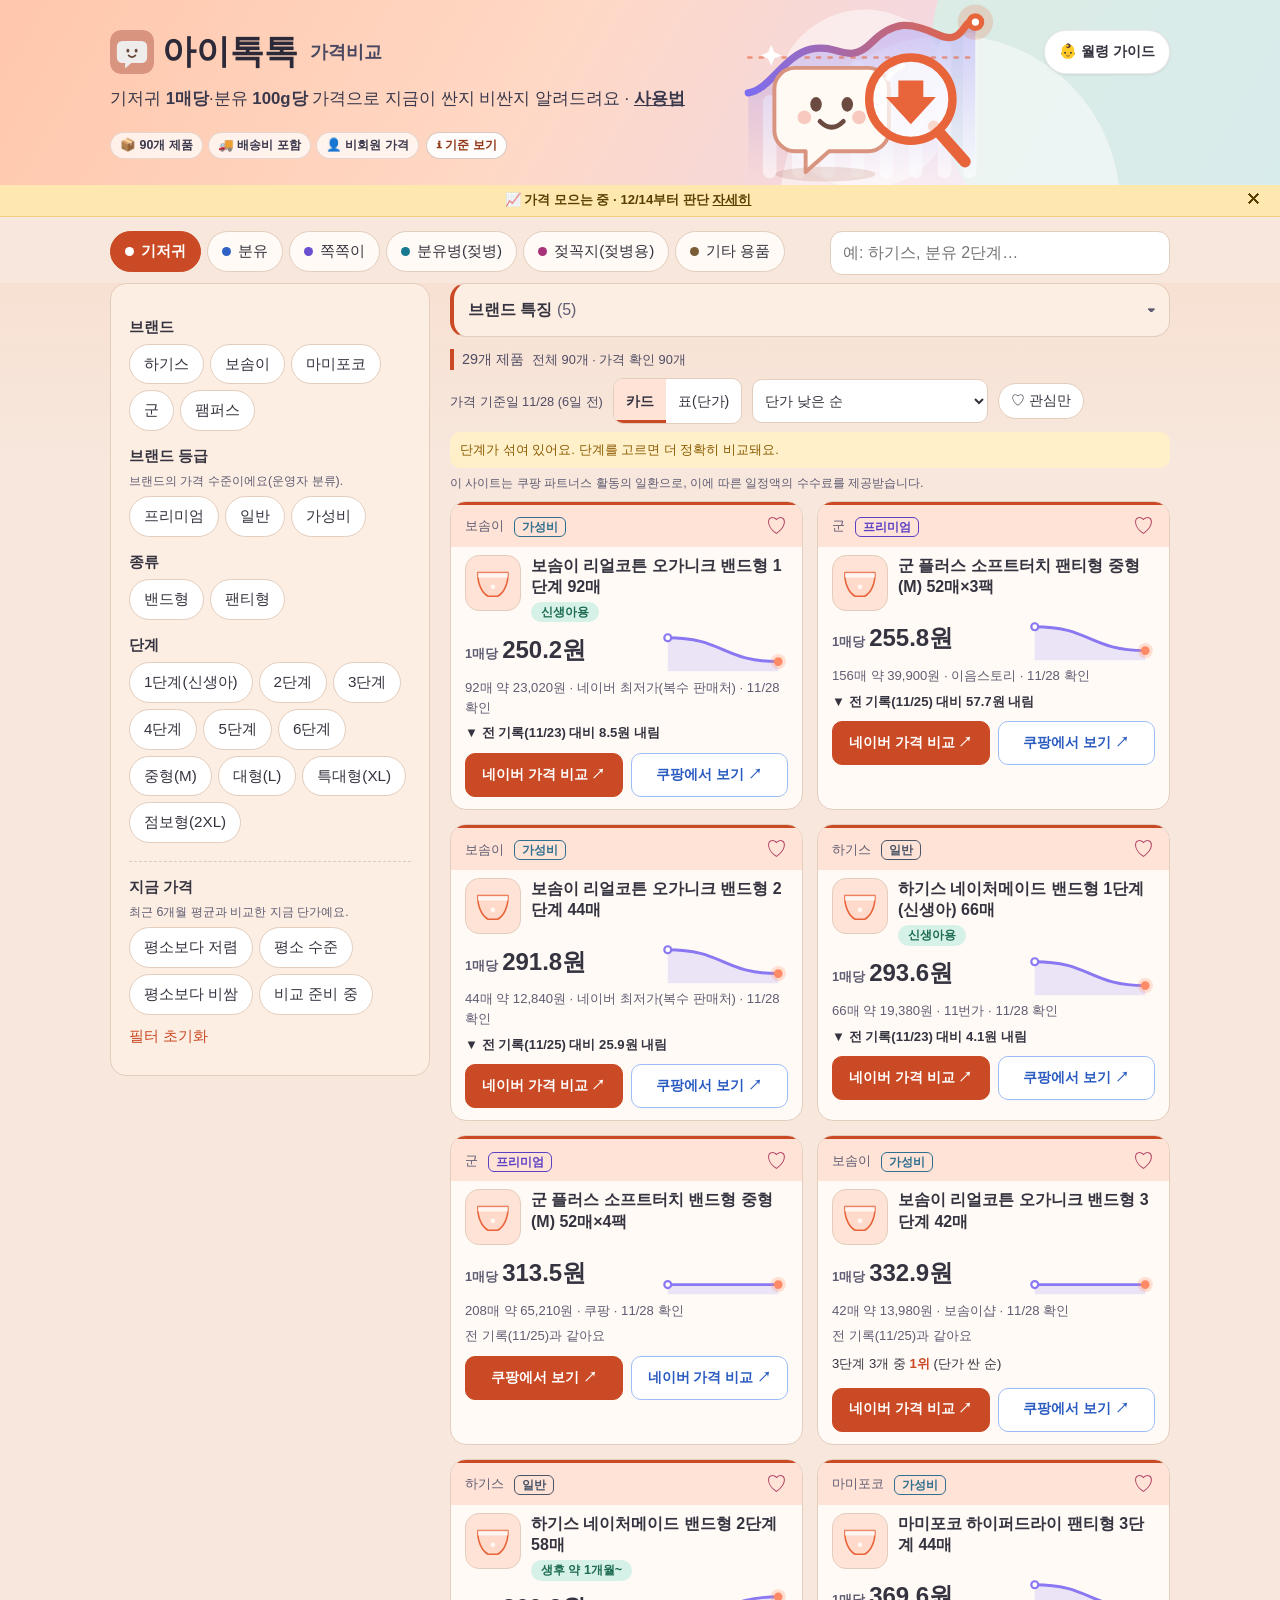
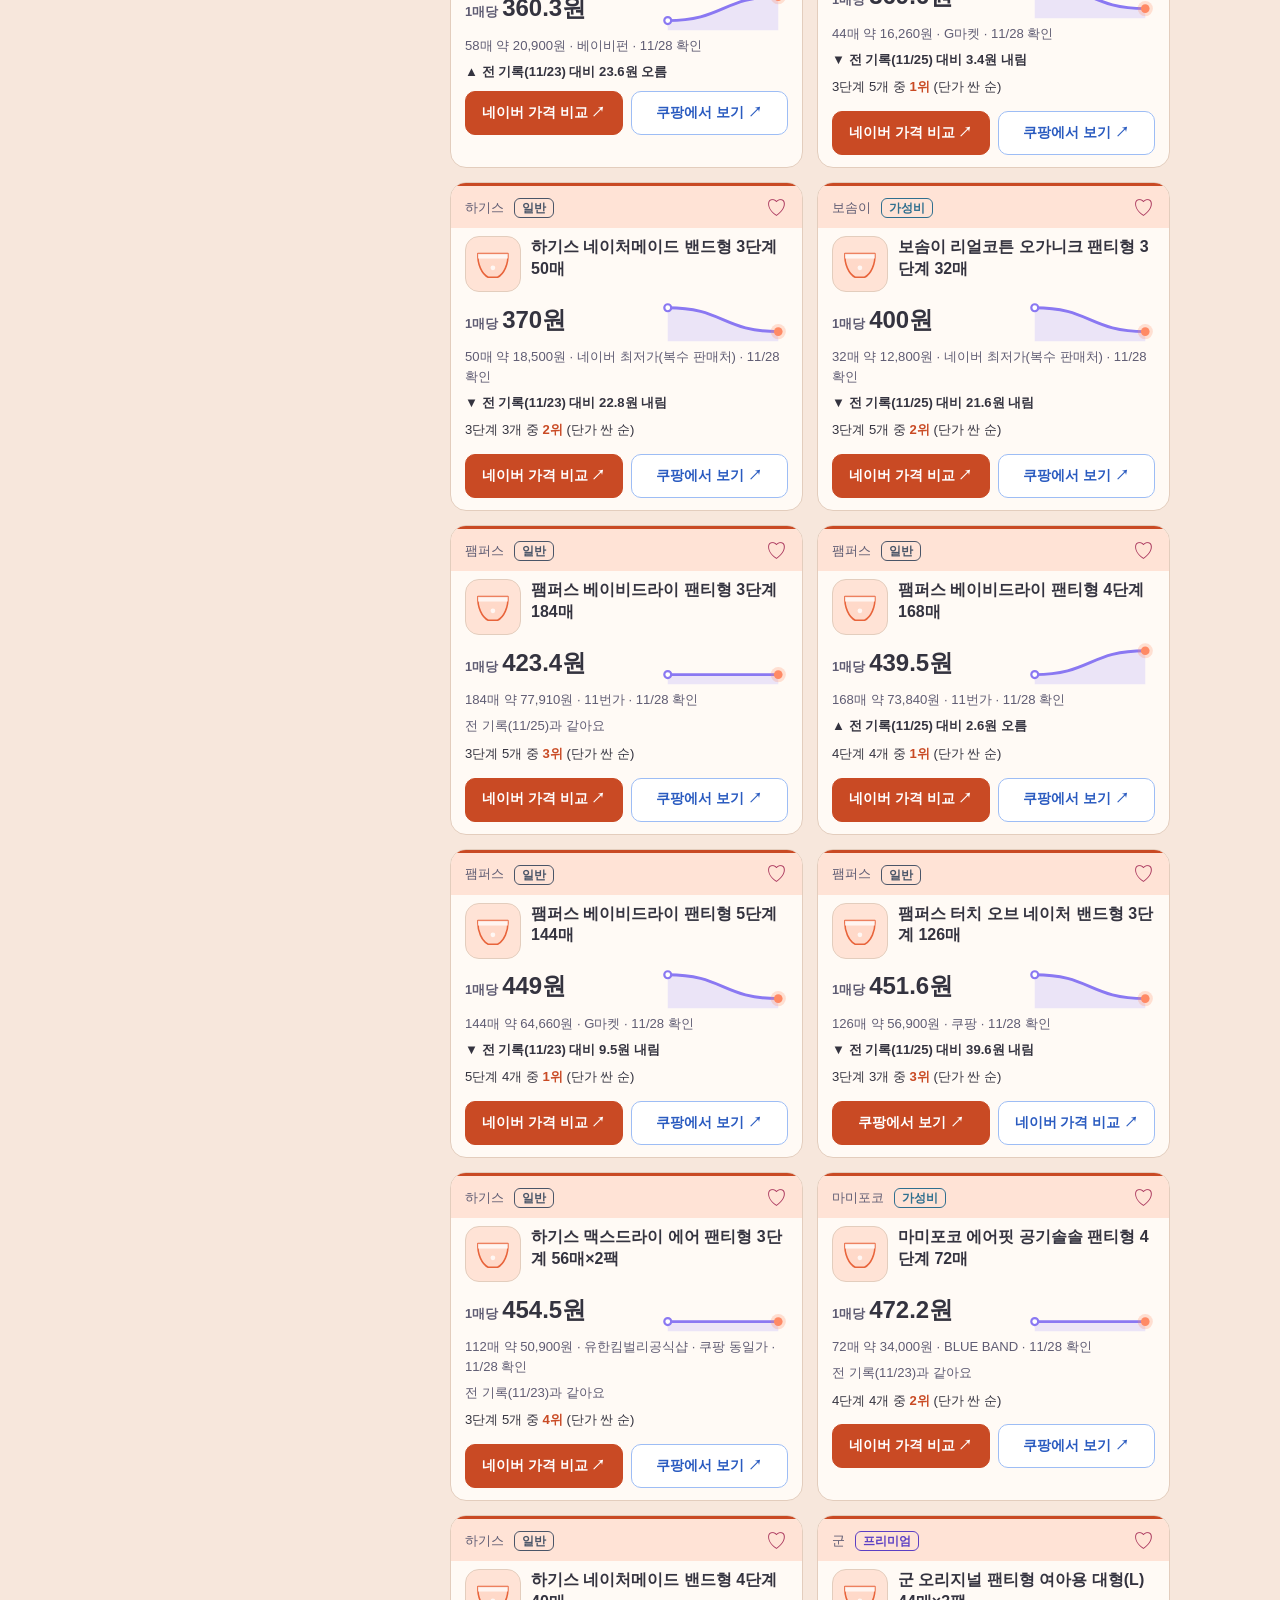
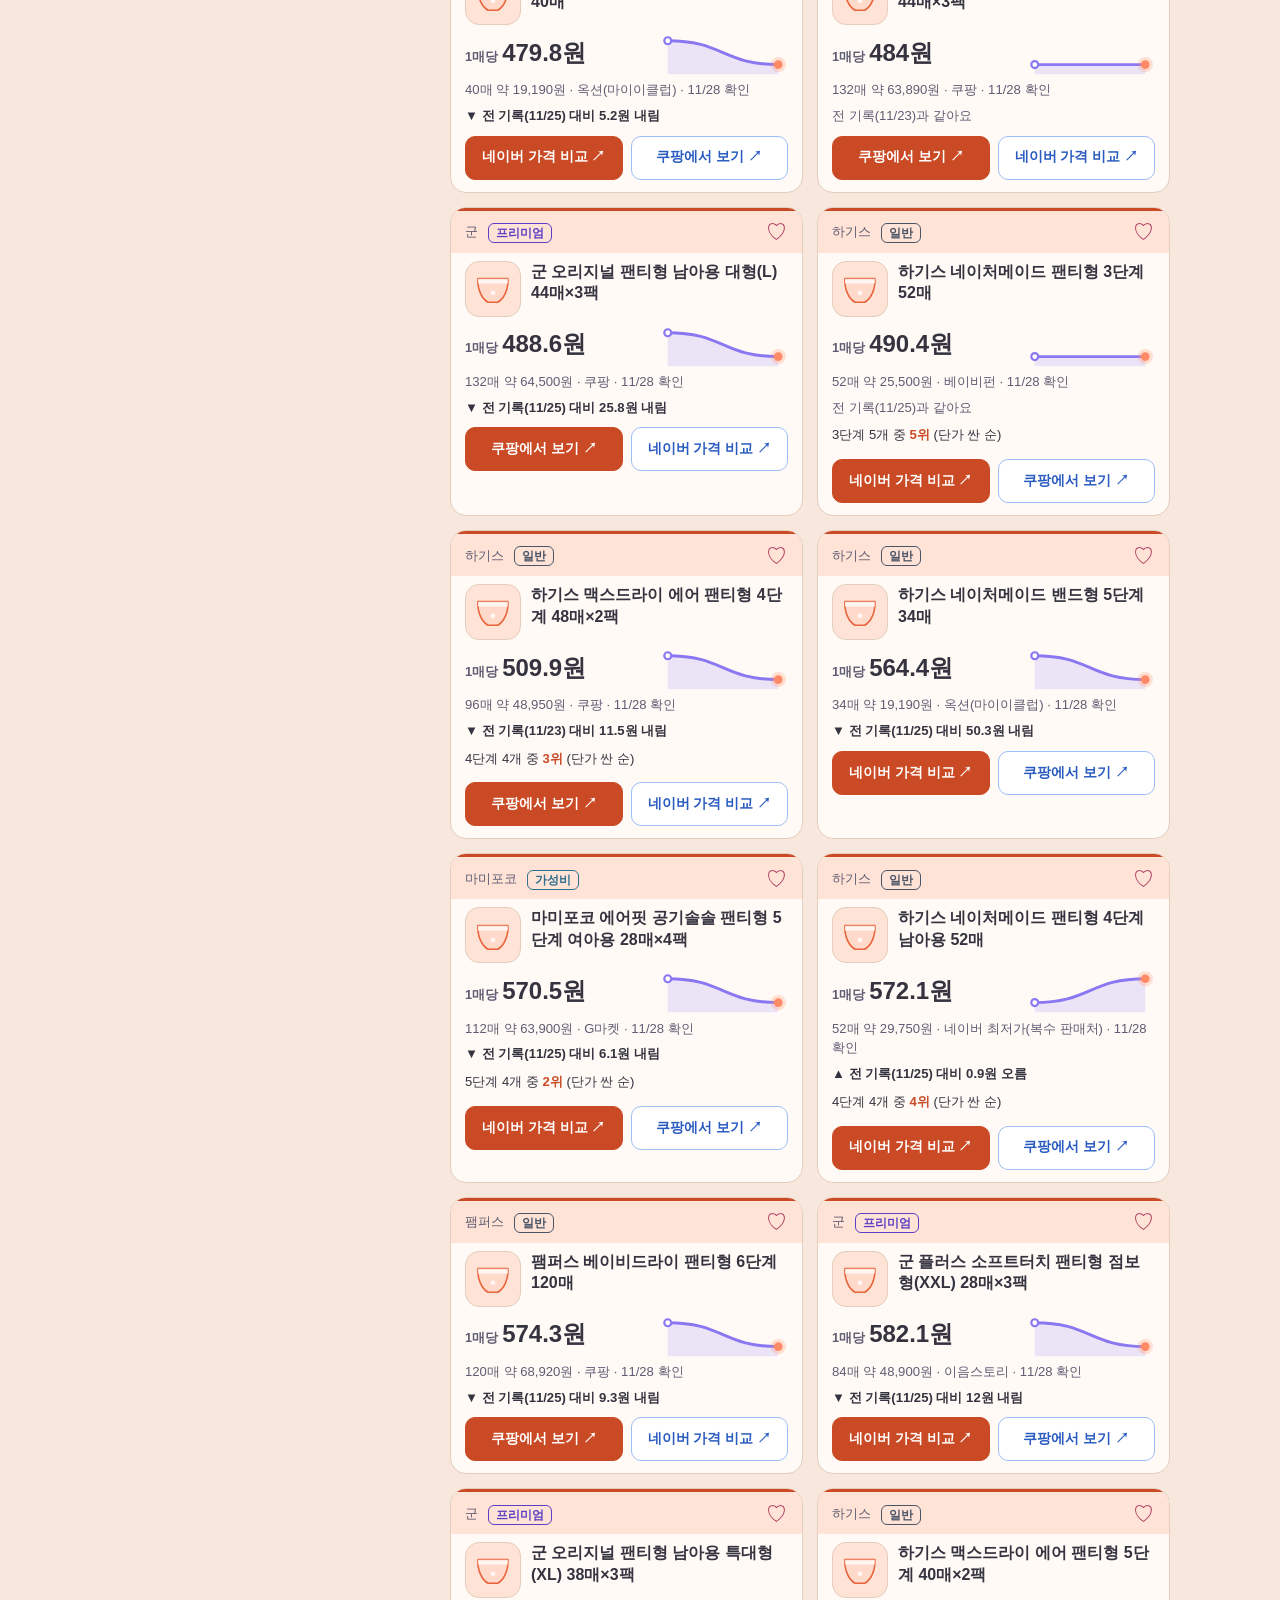
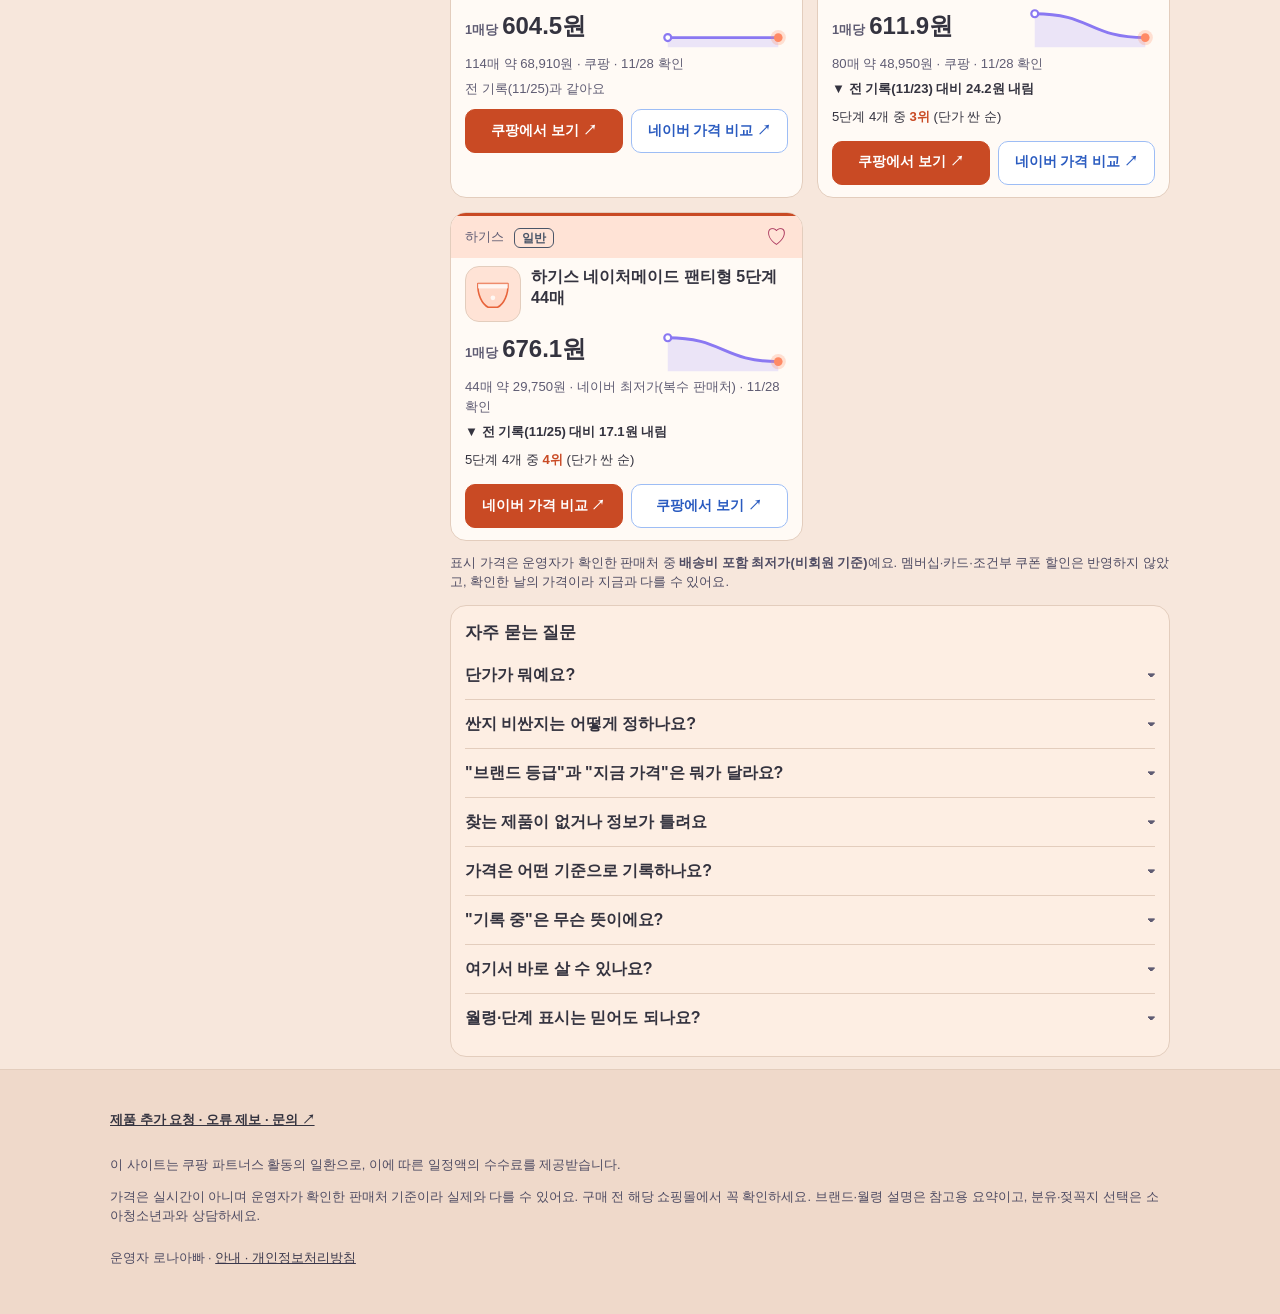
<file: index.html>
<!doctype html>
<html lang="ko">
<head>
  <meta charset="utf-8">
  <meta name="viewport" content="width=device-width, initial-scale=1, viewport-fit=cover">
  <title>아이톡톡 | 육아용품 가격비교</title>
  <meta name="theme-color" content="#d8947e">
  <meta property="og:type" content="website">
  <meta property="og:title" content="아이톡톡 – 육아용품 가격비교">
  <meta property="og:site_name" content="아이톡톡">
  <meta property="og:url" content="https://gain1541.github.io/my-website/">
  <meta property="og:locale" content="ko_KR">
  <meta property="og:image" content="https://gain1541.github.io/my-website/img/og.jpg">
  <meta property="og:image:width" content="1200">
  <meta property="og:image:height" content="630">
  <meta property="og:image:alt" content="아이톡톡 육아용품 가격비교">
  <meta name="twitter:card" content="summary_large_image">
  <meta property="og:description" content="기저귀 1매당·분유 100g당 가격으로 지금 사도 되는지 확인하세요.">
  <link rel="icon" href="data:image/svg+xml,%3Csvg xmlns=%22http://www.w3.org/2000/svg%22 viewBox=%220 0 64 64%22%3E%3Crect width=%2264%22 height=%2264%22 rx=%2215%22 fill=%22%23D8947E%22/%3E%3Cpath d=%22M18 16h28a8 8 0 0 1 8 8v16a8 8 0 0 1-8 8H31l-9 8v-8h-4a8 8 0 0 1-8-8V24a8 8 0 0 1 8-8z%22 fill=%22%23EFEDEB%22/%3E%3Cellipse cx=%2226%22 cy=%2230%22 rx=%222.2%22 ry=%222.8%22 fill=%22%236B4A40%22/%3E%3Cellipse cx=%2238%22 cy=%2230%22 rx=%222.2%22 ry=%222.8%22 fill=%22%236B4A40%22/%3E%3Cpath d=%22M27 37q5 5 10 0%22 stroke=%22%236B4A40%22 stroke-width=%222.4%22 fill=%22none%22 stroke-linecap=%22round%22/%3E%3C/svg%3E">
  <link rel="apple-touch-icon" href="img/icon-180.png">
  <meta name="description" content="아이톡톡 가격비교: 기저귀·분유·쪽쪽이·젖병 등 육아용품의 시장 최저 단가 추이를 보고, 지금 가격이 싼지 비싼지 확인하세요.">
  <link rel="stylesheet" href="css/style.css?v=20261128c">
</head>
<body>
  <header class="top">
    <div class="wrap top-in">
      <div>
        <h1><svg class="logo" aria-hidden="true" xmlns="http://www.w3.org/2000/svg" viewBox="0 0 64 64"><rect width="64" height="64" rx="15" fill="#D8947E"/><path d="M18 16h28a8 8 0 0 1 8 8v16a8 8 0 0 1-8 8H31l-9 8v-8h-4a8 8 0 0 1-8-8V24a8 8 0 0 1 8-8z" fill="#EFEDEB"/><ellipse cx="26" cy="30" rx="2.2" ry="2.8" fill="#6B4A40"/><ellipse cx="38" cy="30" rx="2.2" ry="2.8" fill="#6B4A40"/><path d="M27 37q5 5 10 0" stroke="#6B4A40" stroke-width="2.4" fill="none" stroke-linecap="round"/></svg>아이톡톡 <small>가격비교</small></h1>
        <p class="sub"><span class="long">기저귀 <b>1매당</b>·분유 <b>100g당</b> 가격으로 지금이 싼지 비싼지 알려드려요</span><span class="short">단가로 싼지 비싼지 확인</span> · <a href="#faq">사용법</a></p>
        <div class="hero-chips" id="heroChips" aria-label="이 사이트 기준"><span id="heroCount">📦 제품 추적 중</span><span>🚚 배송비 포함</span><span>👤 비회원 가격</span><button type="button" id="basisBtn" aria-expanded="false" aria-controls="basisBox"><span>ℹ 기준 보기</span></button></div>
        <div class="hero-basis" id="basisBox" hidden>
          <p><b>가격 기준</b> 비회원이 살 때의 <b>배송비 포함 최저가</b>예요. 쿠팡 와우 등 멤버십 혜택, 카드·적립, 조건부 쿠폰은 뺐어요.</p>
          <p><b>단가 계산</b> <span id="basisEx"></span></p>
          <p><b>갱신</b> 운영자가 매주 토·일에 판매처를 직접 확인해 기록해요(<span id="basisNext"></span>). 구매 전에는 쇼핑몰에서 한 번 더 확인하세요.</p>
        </div>
      </div>
      <button id="openGuide" class="gbtn" type="button" aria-haspopup="dialog">👶 월령 가이드</button>
<svg class="hero-art" viewBox="0 0 240 200" aria-hidden="true" focusable="false">
<circle cx="120" cy="104" r="86" fill="#fff" opacity=".5"/>
<defs><linearGradient id="gA" x1="0" y1="0" x2="0" y2="1"><stop offset="0" stop-color="#7c6cf0" stop-opacity=".34"/><stop offset="1" stop-color="#7c6cf0" stop-opacity="0"/></linearGradient><linearGradient id="gL" x1="0" y1="0" x2="1" y2="0"><stop offset="0" stop-color="#7c6cf0"/><stop offset="1" stop-color="#e8643b"/></linearGradient></defs>
<g fill="#fff" opacity=".6"><rect x="22" y="100" width="13" height="80" rx="6.5"/><rect x="50" y="88" width="13" height="92" rx="6.5"/><rect x="78" y="80" width="13" height="100" rx="6.5"/><rect x="106" y="66" width="13" height="114" rx="6.5"/><rect x="134" y="74" width="13" height="106" rx="6.5"/><rect x="162" y="56" width="13" height="124" rx="6.5"/><rect x="190" y="48" width="13" height="132" rx="6.5"/><rect x="214" y="40" width="13" height="140" rx="6.5"/></g>
<path d="M8 98C30 94 42 62 68 56S104 72 126 50S164 30 190 42S214 24 226 30V180H8Z" fill="url(#gA)"/>
<line x1="8" y1="64" x2="228" y2="64" stroke="#e8643b" stroke-width="2.5" stroke-dasharray="3 8" stroke-linecap="round" opacity=".6"/>
<path d="M8 98C30 94 42 62 68 56S104 72 126 50S164 30 190 42S214 24 226 30" fill="none" stroke="url(#gL)" stroke-width="7" stroke-linecap="round"/>
<circle cx="226" cy="30" r="17" fill="#e8643b" opacity=".2"/><circle cx="226" cy="30" r="8.5" fill="#e8643b"/><circle cx="226" cy="30" r="3.5" fill="#fff"/>
<ellipse cx="82" cy="176" rx="48" ry="7" fill="#8f3414" opacity=".13"/>
<path d="M30 52l3 7 7 3-7 3-3 7-3-7-7-3 7-3z" fill="#fff"/>
<g transform="translate(8 34) scale(2.5)">
<path d="M18 16h28a8 8 0 0 1 8 8v16a8 8 0 0 1-8 8H31l-9 8v-8h-4a8 8 0 0 1-8-8V24a8 8 0 0 1 8-8z" fill="#fffaf4" stroke="#d8947e" stroke-width="1.5" stroke-linejoin="round"/>
<ellipse cx="26" cy="30" rx="2.2" ry="2.8" fill="#6B4A40"/><ellipse cx="38" cy="30" rx="2.2" ry="2.8" fill="#6B4A40"/>
<path d="M27.5 36.5Q32 41 36.5 36.5" fill="none" stroke="#6B4A40" stroke-width="1.8" stroke-linecap="round"/>
<circle cx="21.5" cy="35" r="2.6" fill="#f4a89a" opacity=".6"/><circle cx="42.5" cy="35" r="2.6" fill="#f4a89a" opacity=".6"/>
</g>
<line x1="186" y1="130" x2="216" y2="164" stroke="#e8643b" stroke-width="11" stroke-linecap="round"/>
<circle cx="164" cy="104" r="40" fill="#fff" fill-opacity=".75" stroke="#e8643b" stroke-width="8"/>
<polygon points="152,86 176,86 176,102 188,102 164,128 140,102 152,102" fill="#e8643b"/>
<path d="M142 84a28 28 0 0 1 14-12" fill="none" stroke="#fff" stroke-width="5" stroke-linecap="round" opacity=".9"/>
</svg>
    </div>
  </header>

  <div id="sampleNotice" class="notice" role="region" aria-label="안내" hidden>
    <span id="noticeText"></span>
    <button id="noticeClose" type="button" aria-label="안내 닫기">✕</button>
  </div>

  <div class="stick" id="stick" role="region" aria-label="카테고리와 검색">
    <div class="wrap">
      <nav class="tabs" id="tabs" aria-label="카테고리"></nav>
      <div class="bar">
        <label class="search">
          <span class="sr">검색</span>
          <input id="q" type="search" name="q" autocomplete="off" spellcheck="false" placeholder="예: 하기스, 분유 2단계…" enterkeyhint="search">
        </label>
        <button id="openFilter" class="fbtn" type="button" aria-haspopup="dialog">필터<span id="fCount" class="fcount" hidden></span></button>
      </div>
      <div class="quick" id="quick" aria-label="브랜드 빠른 선택"></div>
    </div>
  </div>

  <main class="wrap">
    <div class="layout">
      <aside class="side" id="side" aria-label="필터">
        <section class="panel" id="filters" role="dialog" aria-label="필터">
          <div class="sheet-head">
            <b>필터</b>
            <button id="sheetClose" type="button" aria-label="닫기">✕</button>
          </div>
          <div class="group"><b>브랜드</b><div class="chips" id="fBrand"></div></div>
          <div class="group"><b>브랜드 등급</b><p class="ghint">브랜드의 가격 수준이에요(운영자 분류).</p><div class="chips" id="fTier"></div></div>
          <div class="group"><b>종류</b><div class="chips" id="fType"></div></div>
          <div class="group"><b>단계</b><div class="chips" id="fStage"></div></div>
          <div class="group sep"><b>지금 가격</b><p class="ghint">최근 6개월 평균과 비교한 지금 단가예요.</p><div class="chips" id="fJudge"></div></div>
          <button id="reset" class="link" type="button">필터 초기화</button>
          <div class="sheet-foot">
            <button id="resetM" class="btn" type="button">초기화</button>
            <button id="applyM" class="btn primary" type="button">제품 보기</button>
          </div>
        </section>
      </aside>

      <div class="content">
        <details id="brandInfo" class="panel brandbox">
          <summary>브랜드 특징 <span id="brandCount" class="muted"></span></summary>
          <div class="brands" id="brands"></div>
        </details>

        <div class="crossnote" id="crossNote" role="status" hidden></div>
        <div class="listhead">
          <div class="lh-left"><div class="count" id="count" role="status" aria-live="polite"></div><div class="totals" id="totals"></div></div>
          <div class="lh-right">
            <span id="asof" class="asof" hidden></span>
            <div class="viewtoggle" id="viewToggle" role="group" aria-label="보기 방식"><button type="button" data-view="card" aria-pressed="true">카드</button><button type="button" data-view="table" aria-pressed="false">표(단가)</button></div>
            <label class="sortbox"><span class="sr">정렬</span><select id="sort"><option value="diff">평균 대비 싼 순</option><option value="unit">단가 낮은 순</option><option value="name">이름순</option></select></label>
            <button id="favToggle" class="achip fav" type="button" aria-pressed="false">♡ 관심만</button>
          </div>
        </div>
        <p class="sorthint" id="sortHint" hidden>단계가 섞여 있어요. 단계를 고르면 더 정확히 비교돼요.</p>
        <p class="affline" id="affTop" hidden></p>
        <div class="active" id="active"></div>
        <h2 class="sr">제품 목록</h2>
        <section class="grid" id="grid"><p class="empty">불러오는 중…</p></section>
        <p class="listnote">표시 가격은 운영자가 확인한 판매처 중 <b>배송비 포함 최저가(비회원 기준)</b>예요. 멤버십·카드·조건부 쿠폰 할인은 반영하지 않았고, 확인한 날의 가격이라 지금과 다를 수 있어요.</p>
        <div class="empty" id="empty" hidden>
          <p id="emptyMsg">조건에 맞는 제품이 없어요.</p>
          <p class="ghint">이렇게 찾아보세요: 카테고리를 눌러 전체 제품을 볼 수 있어요.</p>
          <div class="chips" id="emptySuggest"></div>
          <a class="btn req-link req-only" target="_blank" rel="noopener noreferrer" href="#" hidden>찾는 제품 요청하기</a>
          <button id="emptyReset" class="btn primary" type="button">필터 모두 지우기</button>
        </div>

        <section class="panel faq" id="faq">
          <h2>자주 묻는 질문</h2>
          <details>
            <summary>단가가 뭐예요?</summary>
            <p>팩 구성이 달라도 비교할 수 있게 <b>기저귀·물티슈는 1매당, 분유는 100g당, 젖병·쪽쪽이는 1개당</b> 가격으로 환산한 값이에요. 예를 들어 66매 19,650원이면 1매당 약 297.7원이에요.</p>
          </details>
          <details>
            <summary>싼지 비싼지는 어떻게 정하나요?</summary>
            <p>운영자가 확인한 판매처 중 <b>배송비 포함 최저가</b>를 단가로 기록하고, 최근 6개월 평균과 비교해요. 평균보다 5% 이상 낮으면 <span class="badge cheap">저렴</span>, 5% 이상 높으면 <span class="badge pricey">비쌈</span>, 그 사이는 <span class="badge normal">보통</span>이에요.</p>
          </details>
          <details>
            <summary>"브랜드 등급"과 "지금 가격"은 뭐가 달라요?</summary>
            <p><b>브랜드 등급</b>(프리미엄·일반·가성비)은 브랜드의 평소 가격 수준이라 잘 바뀌지 않아요. <b>지금 가격</b>(저렴·보통·비쌈)은 이 제품의 지금 단가가 <b>평소보다</b> 싼지를 보여줘서 날마다 달라질 수 있어요. 가성비 브랜드라도 지금은 비쌀 수 있고, 프리미엄 브랜드가 세일 중일 수도 있어요.</p>
          </details>
          <details class="req-only" hidden>
            <summary>찾는 제품이 없거나 정보가 틀려요</summary>
            <p>제품 추가 요청, 가격·정보 오류 제보, 문의를 받고 있어요. <a class="req-link" target="_blank" rel="noopener noreferrer" href="#">요청·제보하기 ↗</a><br>연락처는 답변이 꼭 필요할 때만 적어 주세요.</p>
          </details>
          <details>
            <summary>가격은 어떤 기준으로 기록하나요?</summary>
            <p>여러 쇼핑몰 중 <b>배송비를 포함한 최저가</b>를 기록해요. 멤버십(쿠팡 로켓와우 등) 혜택, 카드·적립, 조건부 쿠폰은 <b>빼고</b> 누구나 살 수 있는 가격(비회원 기준)으로 맞춰요(조건 없는 즉시할인은 포함). 그래서 <b>쿠팡 와우 회원은 로켓배송 상품의 배송비가 무료라 실제로는 더 저렴할 수 있어요.</b> 최저가를 낸 판매처는 제품 화면에 함께 표시해요.</p>
          </details>
          <details>
            <summary>"기록 중"은 무슨 뜻이에요?</summary>
            <p>가격 기록이 <b>4회 미만이거나 3주 미만</b>이면 정확한 비교가 어려워 판단을 미뤄요. 지금은 기록을 쌓는 중이라 대부분 이 상태예요. 현재 가격은 카드의 <b>네이버 가격 보기</b>로 바로 확인하세요.</p>
          </details>
          <details>
            <summary>여기서 바로 살 수 있나요?</summary>
            <p>아니요. 이 사이트는 가격을 비교해 알려드리고, 구매는 네이버·쿠팡으로 이동해서 해요. 쿠팡 링크는 쿠팡 파트너스 활동의 일환으로 운영자가 수수료를 받을 수 있어요. 가격은 실시간이 아니니 구매 전 꼭 확인하세요.</p>
          </details>
          <details>
            <summary>월령·단계 표시는 믿어도 되나요?</summary>
            <p>쇼핑몰 판매 페이지에 적힌 표기를 옮긴 참고용이에요. 아기마다 달라서 기저귀는 체중 기준을 포장에서 꼭 확인하세요.</p>
          </details>
        </section>
      </div>
    </div>
  </main>

  <footer class="foot">
    <div class="wrap">
      <p class="req-only" hidden><a class="req-link" target="_blank" rel="noopener noreferrer" href="#">제품 추가 요청 · 오류 제보 · 문의 ↗</a></p>
      <p id="affNote" hidden></p>
      <p>가격은 실시간이 아니며 운영자가 확인한 판매처 기준이라 실제와 다를 수 있어요. 구매 전 해당 쇼핑몰에서 꼭 확인하세요. 브랜드·월령 설명은 참고용 요약이고, 분유·젖꼭지 선택은 소아청소년과와 상담하세요.</p>
      <p class="policy-links">운영자 로나아빠 · <a href="policy.html">안내 · 개인정보처리방침</a></p>
    </div>
  </footer>

  <button id="toTop" class="fab" type="button" aria-label="맨 위로" hidden>↑</button>

  <div class="modal" id="modal" hidden>
    <div class="sheet" role="dialog" aria-modal="true" aria-labelledby="mTitle">
      <button class="close" id="mClose" aria-label="닫기">✕</button>
      <div id="mBody"></div>
    </div>
  </div>

  <div class="modal" id="guide" hidden>
    <div class="sheet" role="dialog" aria-modal="true" aria-labelledby="gTitle">
      <button class="close" id="gClose" aria-label="닫기">✕</button>
      <h2 id="gTitle">👶 월령 가이드</h2>
      <p class="gsub">우리 아기 월령을 고르면 맞는 제품을 한눈에 보여드려요.</p>
      <div class="chips gbands" id="gBands"></div>
      <div id="gBody"></div>
    </div>
  </div>

<div class="inq-modal" id="inqModal" hidden>
    <div class="inq-backdrop" data-inq-close></div>
    <div class="inq-card" role="dialog" aria-modal="true" aria-labelledby="inqTitle">
      <div class="inq-grab" aria-hidden="true"></div>
      <button class="inq-close" type="button" aria-label="닫기" data-inq-close>
        <svg viewBox="0 0 24 24" aria-hidden="true"><path d="M6 6l12 12M18 6L6 18"/></svg>
      </button>

      <form id="inqForm" novalidate action="https://docs.google.com/forms/d/e/1FAIpQLScT72Vj0wiB9EoNTeXDLYDiHyTHOZSI8apM4aVmS5r4zYrEsQ/formResponse" method="POST" target="inqSink">
        <h2 id="inqTitle">요청 · 문의</h2>
        <p class="inq-lead">1분이면 작성할 수 있어요 · 필수 항목만 채워 주세요</p>

        <fieldset class="inq-field">
          <legend>어떤 내용인가요? <b class="inq-req">*</b></legend>
          <div class="inq-chips" role="radiogroup" aria-label="문의 유형">
            <label class="inq-chip"><input type="radio" name="entry.431515580" value="제품 추가 요청" required><span>제품 추가 요청</span></label>
            <label class="inq-chip"><input type="radio" name="entry.431515580" value="가격·정보 오류 제보"><span>가격·정보 오류 제보</span></label>
            <label class="inq-chip"><input type="radio" name="entry.431515580" value="기타 문의"><span>기타 문의</span></label>
          </div>
        </fieldset>

        <div class="inq-field">
          <label for="inqProduct">제품명 또는 브랜드 <span class="inq-hint">선택</span></label>
          <input id="inqProduct" type="text" name="entry.1527196073" placeholder="예: 하기스 네이처메이드 4단계…" autocomplete="off">
        </div>

        <div class="inq-field">
          <label for="inqDetail">자세한 내용 <b class="inq-req">*</b> <span class="inq-hint">참고 링크·용량·단계를 함께 적어 주세요</span></label>
          <textarea id="inqDetail" name="entry.1979785717" required placeholder="예: 5단계 66매 구성도 같이 비교해 주세요…"></textarea>
        </div>

        <div class="inq-field">
          <label for="inqEmail">답변 받을 이메일 <span class="inq-hint">선택 · 답변이 필요할 때만</span></label>
          <input id="inqEmail" type="email" name="entry.225605618" placeholder="you@example.com" autocomplete="email" inputmode="email" spellcheck="false">
        </div>

        <div class="inq-hp" aria-hidden="true"><input type="text" name="inq_hp" tabindex="-1" autocomplete="off"></div>
        <input type="hidden" name="fvv" value="1">
        <input type="hidden" name="pageHistory" value="0">

        <p class="inq-err" id="inqErr" role="alert" hidden></p>
        <p class="inq-note">내용은 Google 설문(Google Forms)으로 전달돼요. 이메일은 선택 항목이며 답변 목적으로만 쓰고, 답변 후 삭제해요.</p>
        <button class="inq-submit" type="submit">보내기</button>
        <p class="inq-alt"><a href="https://docs.google.com/forms/d/e/1FAIpQLScT72Vj0wiB9EoNTeXDLYDiHyTHOZSI8apM4aVmS5r4zYrEsQ/viewform" target="_blank" rel="noopener noreferrer">전송이 안 되면 구글폼으로 직접 열기 ↗</a></p>
      </form>

      <div class="inq-done" id="inqDone" hidden>
        <div class="inq-done-ic" aria-hidden="true"><svg viewBox="0 0 24 24"><path d="M4.5 12.5l5.2 5L19.5 6.8"/></svg></div>
        <h2>잘 보냈어요!</h2>
        <p>확인 후 반영할게요.<br>이메일을 남기셨다면 필요할 때 연락드려요.</p>
        <div class="inq-done-actions">
          <button class="inq-btn inq-btn-primary" type="button" data-inq-close>닫기</button>
          <button class="inq-btn inq-btn-ghost" type="button" data-inq-again>하나 더 보내기</button>
        </div>
      </div>
    </div>
  </div>
  <iframe name="inqSink" id="inqSink" title="제출 결과" hidden></iframe>

  <script src="js/app.js?v=20261128c"></script>
  <script src="js/inquiry.js?v=20261128c" defer></script>
</body>
</html>
</file>
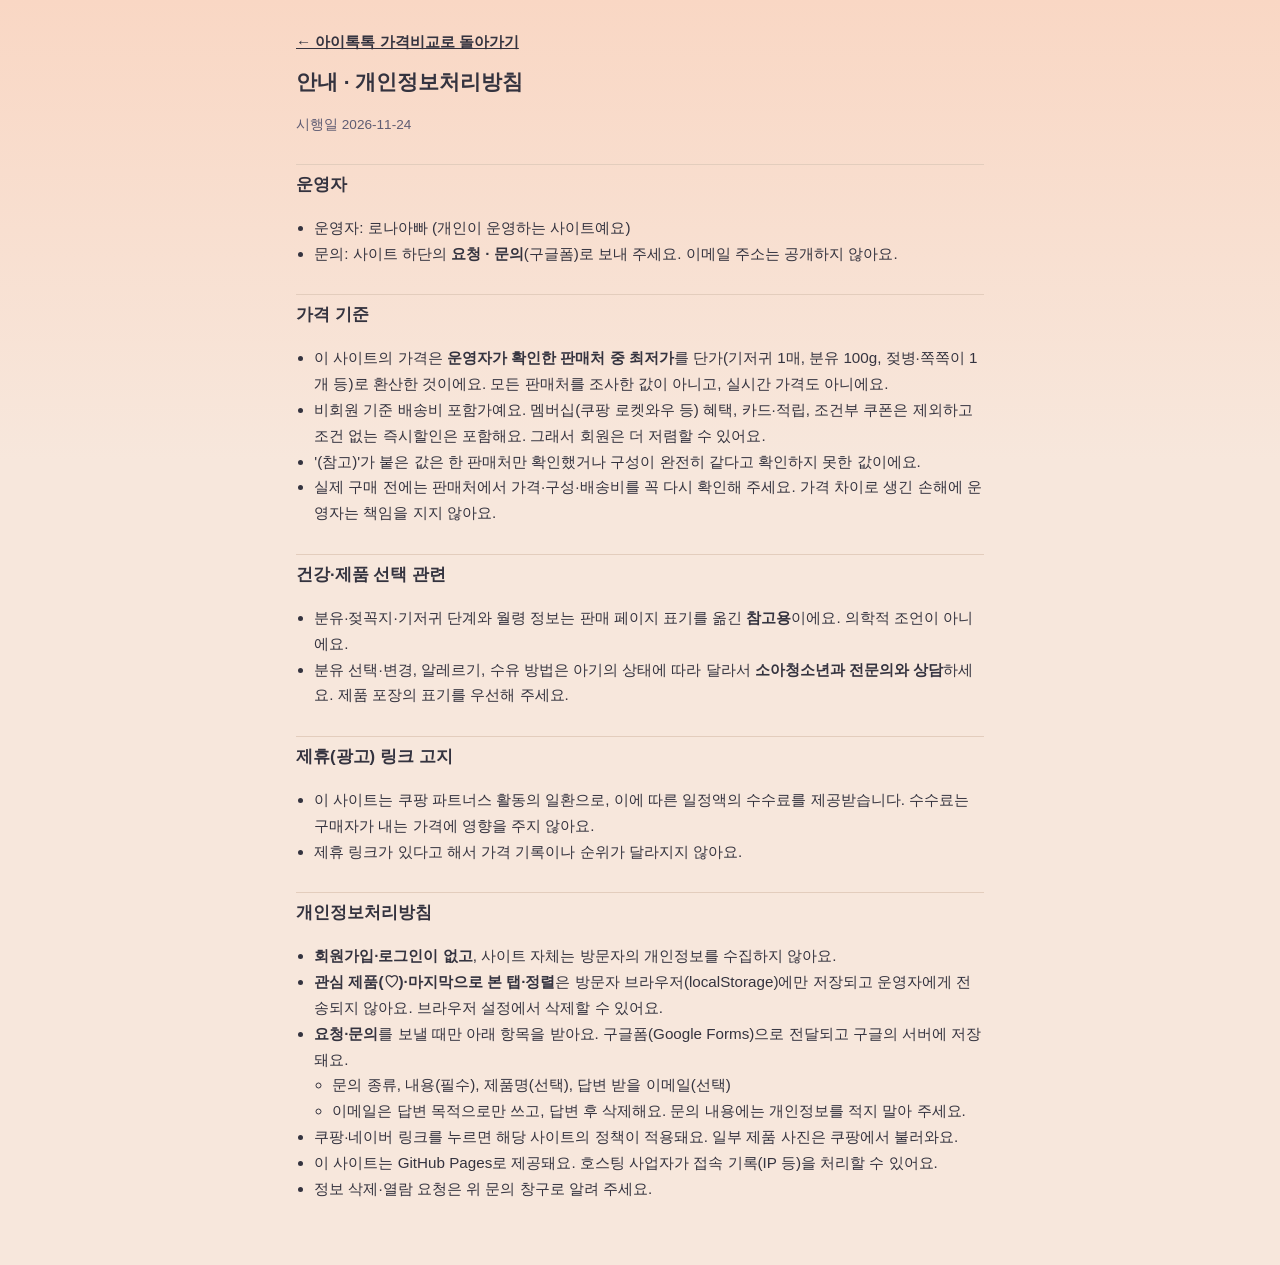
<file: policy.html>
<!doctype html>
<html lang="ko">
<head>
  <meta charset="utf-8">
  <meta name="viewport" content="width=device-width, initial-scale=1">
  <title>안내 · 개인정보처리방침 | 아이톡톡</title>
  <meta name="description" content="아이톡톡 운영자 정보, 가격 기준, 개인정보처리방침, 제휴 링크 고지.">
  <link rel="icon" href="img/icon-180.png">
  <link rel="stylesheet" href="css/style.css">
  <style>
    .doc{max-width:720px;margin:0 auto;padding:20px 16px 48px;line-height:1.7;font-size:.95rem}
    .doc h1{font-size:1.3rem;margin:0 0 4px}
    .doc h2{font-size:1.05rem;margin:28px 0 6px;padding-top:6px;border-top:1px solid var(--line)}
    .doc ul{padding-left:1.2em}
    .doc .back{display:inline-block;min-height:44px;line-height:44px;font-weight:700}
    .doc .meta{color:var(--muted);font-size:.85rem}
  </style>
</head>
<body>
  <main class="doc">
    <a class="back" href="./">← 아이톡톡 가격비교로 돌아가기</a>
    <h1>안내 · 개인정보처리방침</h1>
    <p class="meta">시행일 2026-11-24</p>

    <h2 id="operator">운영자</h2>
    <ul>
      <li>운영자: 로나아빠 (개인이 운영하는 사이트예요)</li>
      <li>문의: 사이트 하단의 <b>요청 · 문의</b>(구글폼)로 보내 주세요. 이메일 주소는 공개하지 않아요.</li>
    </ul>

    <h2 id="basis">가격 기준</h2>
    <ul>
      <li>이 사이트의 가격은 <b>운영자가 확인한 판매처 중 최저가</b>를 단가(기저귀 1매, 분유 100g, 젖병·쪽쪽이 1개 등)로 환산한 것이에요. 모든 판매처를 조사한 값이 아니고, 실시간 가격도 아니에요.</li>
      <li>비회원 기준 배송비 포함가예요. 멤버십(쿠팡 로켓와우 등) 혜택, 카드·적립, 조건부 쿠폰은 제외하고 조건 없는 즉시할인은 포함해요. 그래서 회원은 더 저렴할 수 있어요.</li>
      <li>'(참고)'가 붙은 값은 한 판매처만 확인했거나 구성이 완전히 같다고 확인하지 못한 값이에요.</li>
      <li>실제 구매 전에는 판매처에서 가격·구성·배송비를 꼭 다시 확인해 주세요. 가격 차이로 생긴 손해에 운영자는 책임을 지지 않아요.</li>
    </ul>

    <h2 id="health">건강·제품 선택 관련</h2>
    <ul>
      <li>분유·젖꼭지·기저귀 단계와 월령 정보는 판매 페이지 표기를 옮긴 <b>참고용</b>이에요. 의학적 조언이 아니에요.</li>
      <li>분유 선택·변경, 알레르기, 수유 방법은 아기의 상태에 따라 달라서 <b>소아청소년과 전문의와 상담</b>하세요. 제품 포장의 표기를 우선해 주세요.</li>
    </ul>

    <h2 id="affiliate">제휴(광고) 링크 고지</h2>
    <ul>
      <li>이 사이트는 쿠팡 파트너스 활동의 일환으로, 이에 따른 일정액의 수수료를 제공받습니다. 수수료는 구매자가 내는 가격에 영향을 주지 않아요.</li>
      <li>제휴 링크가 있다고 해서 가격 기록이나 순위가 달라지지 않아요.</li>
    </ul>

    <h2 id="privacy">개인정보처리방침</h2>
    <ul>
      <li><b>회원가입·로그인이 없고</b>, 사이트 자체는 방문자의 개인정보를 수집하지 않아요.</li>
      <li><b>관심 제품(♡)·마지막으로 본 탭·정렬</b>은 방문자 브라우저(localStorage)에만 저장되고 운영자에게 전송되지 않아요. 브라우저 설정에서 삭제할 수 있어요.</li>
      <li><b>요청·문의</b>를 보낼 때만 아래 항목을 받아요. 구글폼(Google Forms)으로 전달되고 구글의 서버에 저장돼요.
        <ul>
          <li>문의 종류, 내용(필수), 제품명(선택), 답변 받을 이메일(선택)</li>
          <li>이메일은 답변 목적으로만 쓰고, 답변 후 삭제해요. 문의 내용에는 개인정보를 적지 말아 주세요.</li>
        </ul>
      </li>
      <li>쿠팡·네이버 링크를 누르면 해당 사이트의 정책이 적용돼요. 일부 제품 사진은 쿠팡에서 불러와요.</li>
      <li>이 사이트는 GitHub Pages로 제공돼요. 호스팅 사업자가 접속 기록(IP 등)을 처리할 수 있어요.</li>
      <li>정보 삭제·열람 요청은 위 문의 창구로 알려 주세요.</li>
    </ul>
  </main>
</body>
</html>
</file>
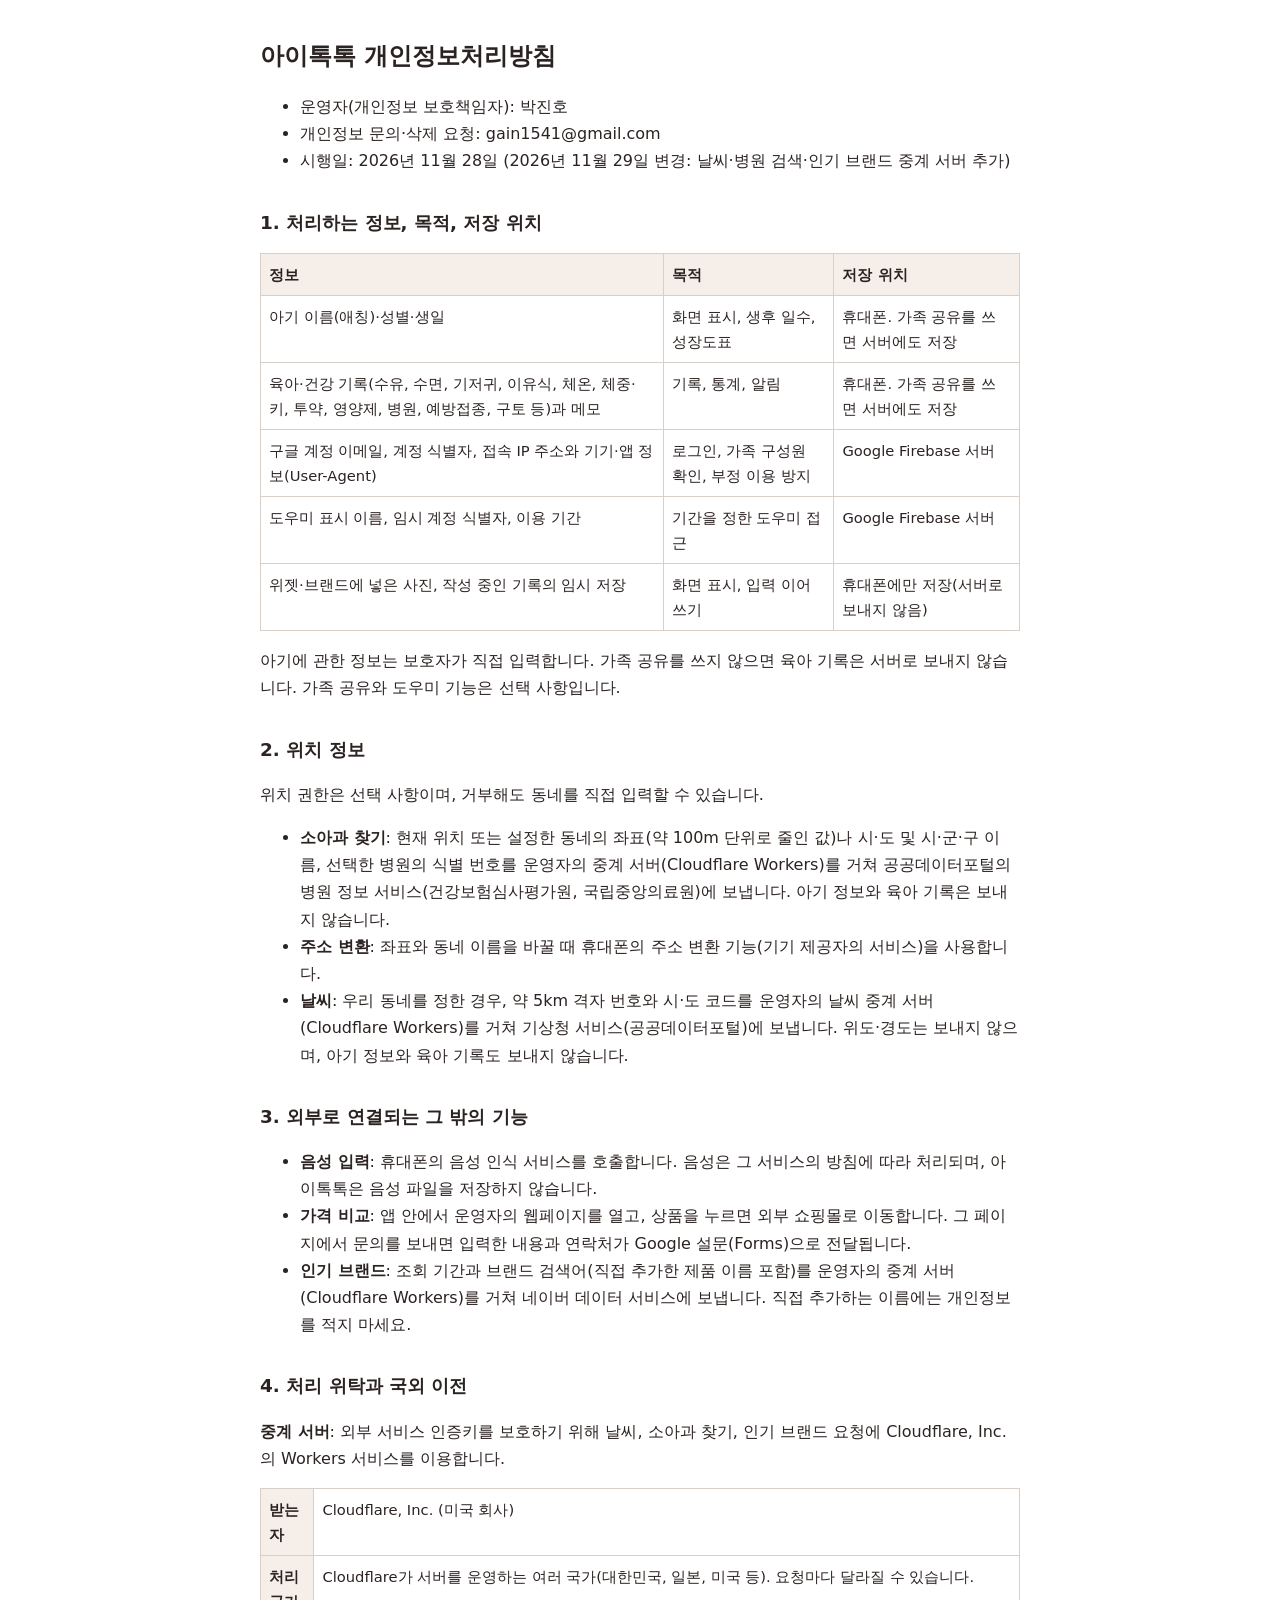
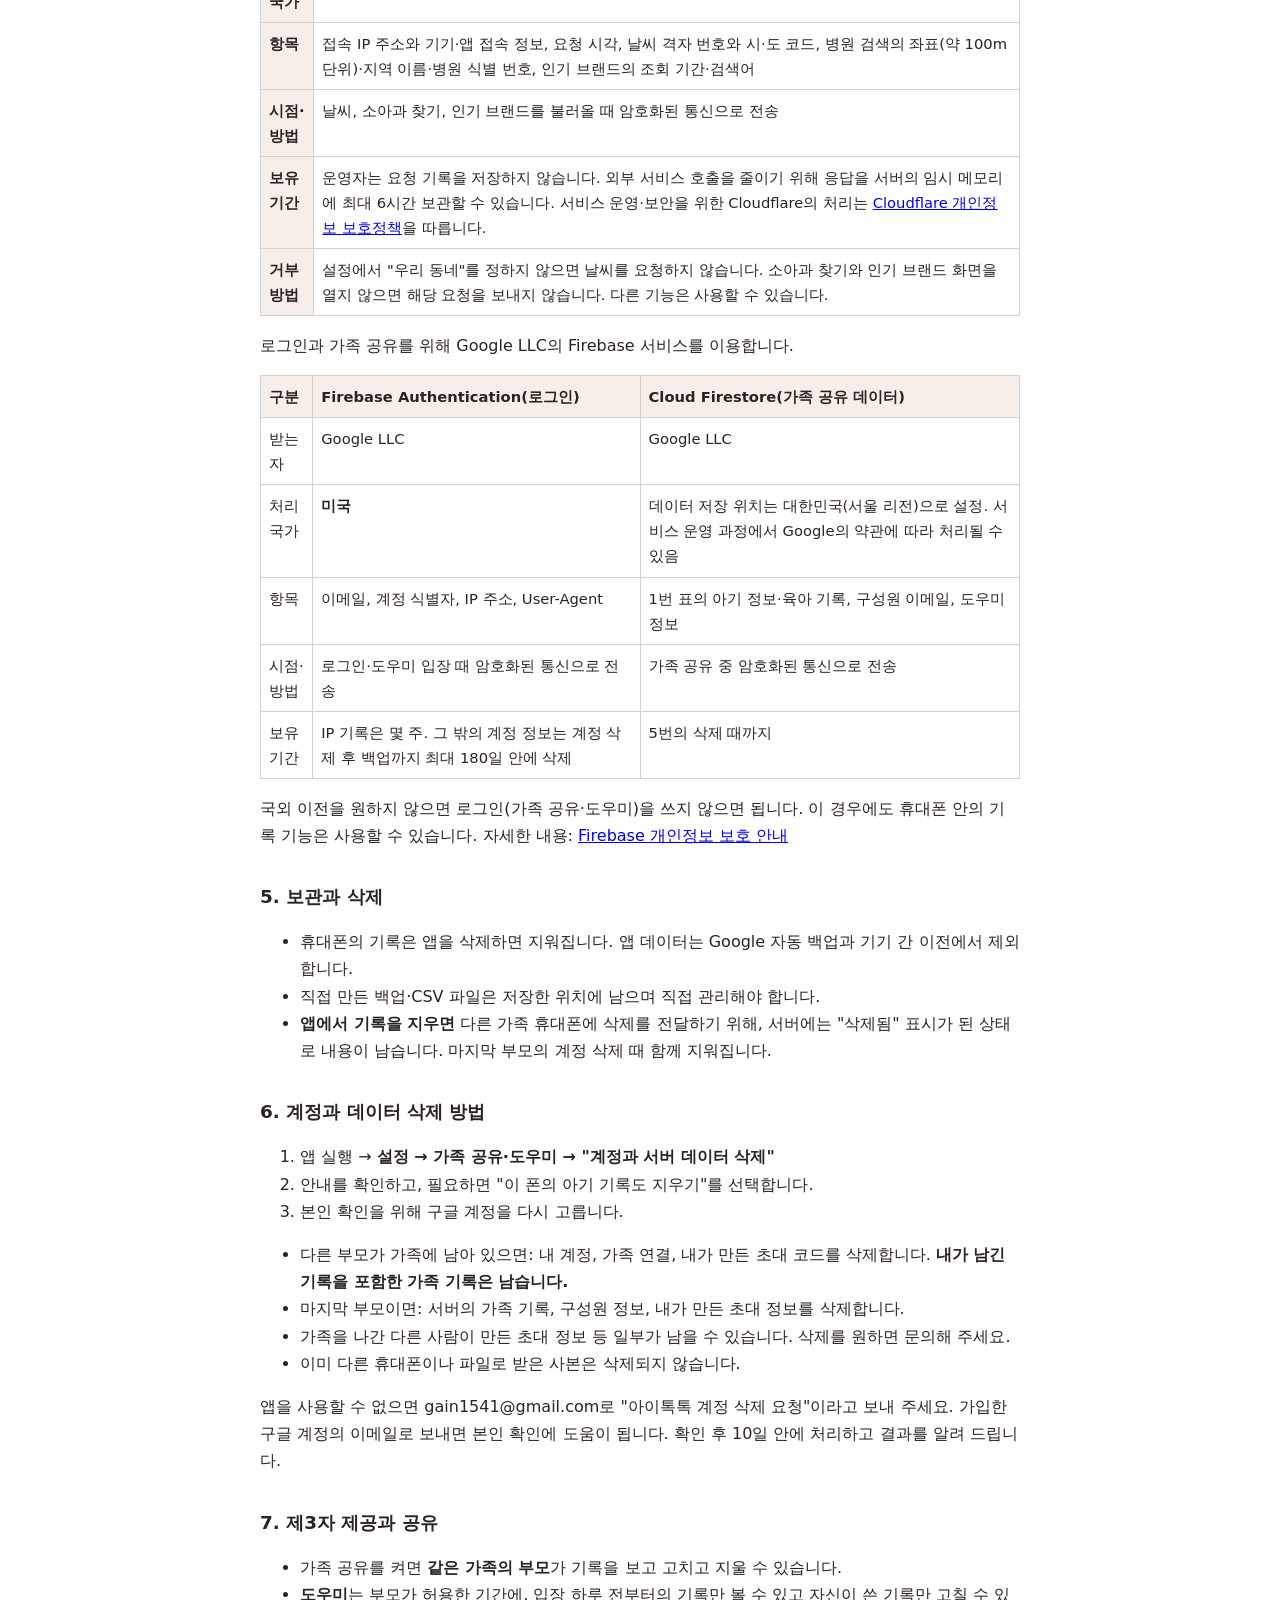
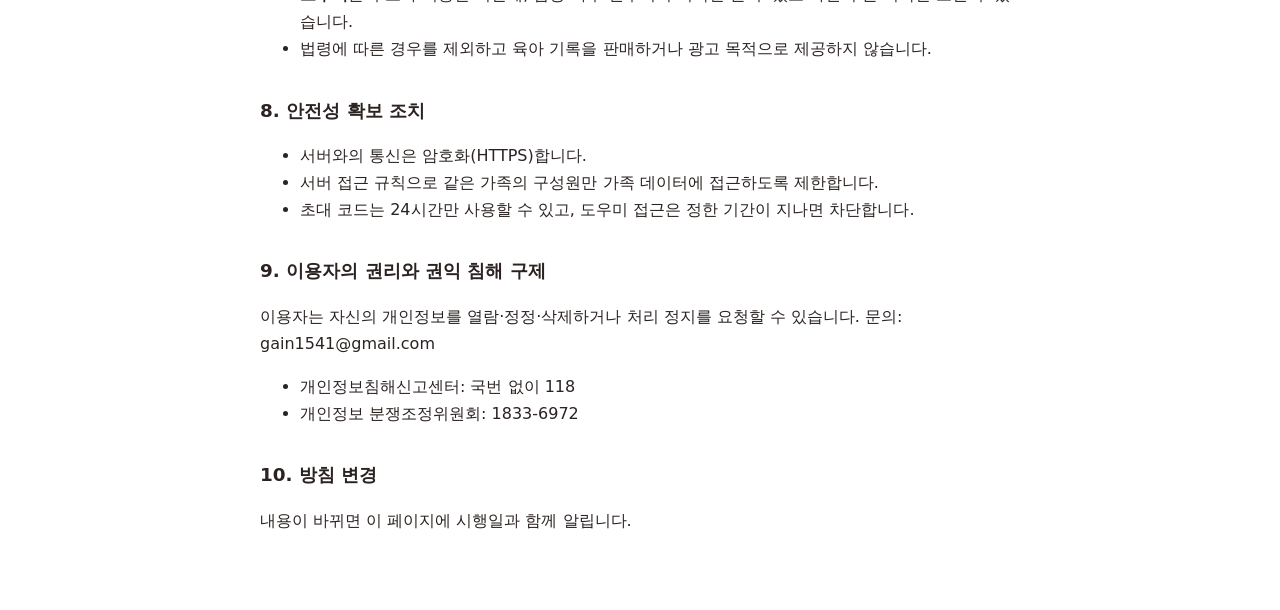
<file: privacy.html>
<!doctype html>
<html lang="ko">
<head>
<meta charset="utf-8">
<meta name="viewport" content="width=device-width, initial-scale=1">
<title>아이톡톡 개인정보처리방침</title>
<style>
  body{max-width:760px;margin:0 auto;padding:20px 16px 60px;font:16px/1.7 system-ui,"Malgun Gothic",sans-serif;color:#2b2321;background:#fff}
  h1{font-size:1.5rem} h2{font-size:1.15rem;margin-top:2rem}
  table{border-collapse:collapse;width:100%;font-size:.92rem} th,td{border:1px solid #d8cfc9;padding:8px;text-align:left;vertical-align:top} th{background:#f6efe9}
  .wrap{overflow-x:auto} mark{background:#ffe58a;padding:0 4px}
</style>
</head>
<body>
<h1>아이톡톡 개인정보처리방침</h1>
<ul>
  <li>운영자(개인정보 보호책임자): 박진호</li>
  <li>개인정보 문의·삭제 요청: gain1541@gmail.com</li>
  <li>시행일: 2026년 11월 28일 (2026년 11월 29일 변경: 날씨·병원 검색·인기 브랜드 중계 서버 추가)</li>
</ul>

<h2>1. 처리하는 정보, 목적, 저장 위치</h2>
<div class="wrap"><table>
<tr><th>정보</th><th>목적</th><th>저장 위치</th></tr>
<tr><td>아기 이름(애칭)·성별·생일</td><td>화면 표시, 생후 일수, 성장도표</td><td>휴대폰. 가족 공유를 쓰면 서버에도 저장</td></tr>
<tr><td>육아·건강 기록(수유, 수면, 기저귀, 이유식, 체온, 체중·키, 투약, 영양제, 병원, 예방접종, 구토 등)과 메모</td><td>기록, 통계, 알림</td><td>휴대폰. 가족 공유를 쓰면 서버에도 저장</td></tr>
<tr><td>구글 계정 이메일, 계정 식별자, 접속 IP 주소와 기기·앱 정보(User-Agent)</td><td>로그인, 가족 구성원 확인, 부정 이용 방지</td><td>Google Firebase 서버</td></tr>
<tr><td>도우미 표시 이름, 임시 계정 식별자, 이용 기간</td><td>기간을 정한 도우미 접근</td><td>Google Firebase 서버</td></tr>
<tr><td>위젯·브랜드에 넣은 사진, 작성 중인 기록의 임시 저장</td><td>화면 표시, 입력 이어 쓰기</td><td>휴대폰에만 저장(서버로 보내지 않음)</td></tr>
</table></div>
<p>아기에 관한 정보는 보호자가 직접 입력합니다. 가족 공유를 쓰지 않으면 육아 기록은 서버로 보내지 않습니다. 가족 공유와 도우미 기능은 선택 사항입니다.</p>

<h2>2. 위치 정보</h2>
<p>위치 권한은 선택 사항이며, 거부해도 동네를 직접 입력할 수 있습니다.</p>
<ul>
  <li><b>소아과 찾기</b>: 현재 위치 또는 설정한 동네의 좌표(약 100m 단위로 줄인 값)나 시·도 및 시·군·구 이름, 선택한 병원의 식별 번호를 운영자의 중계 서버(Cloudflare Workers)를 거쳐 공공데이터포털의 병원 정보 서비스(건강보험심사평가원, 국립중앙의료원)에 보냅니다. 아기 정보와 육아 기록은 보내지 않습니다.</li>
  <li><b>주소 변환</b>: 좌표와 동네 이름을 바꿀 때 휴대폰의 주소 변환 기능(기기 제공자의 서비스)을 사용합니다.</li>
  <li><b>날씨</b>: 우리 동네를 정한 경우, 약 5km 격자 번호와 시·도 코드를 운영자의 날씨 중계 서버(Cloudflare Workers)를 거쳐 기상청 서비스(공공데이터포털)에 보냅니다. 위도·경도는 보내지 않으며, 아기 정보와 육아 기록도 보내지 않습니다.</li>
</ul>

<h2>3. 외부로 연결되는 그 밖의 기능</h2>
<ul>
  <li><b>음성 입력</b>: 휴대폰의 음성 인식 서비스를 호출합니다. 음성은 그 서비스의 방침에 따라 처리되며, 아이톡톡은 음성 파일을 저장하지 않습니다.</li>
  <li><b>가격 비교</b>: 앱 안에서 운영자의 웹페이지를 열고, 상품을 누르면 외부 쇼핑몰로 이동합니다. 그 페이지에서 문의를 보내면 입력한 내용과 연락처가 Google 설문(Forms)으로 전달됩니다.</li>
  <li><b>인기 브랜드</b>: 조회 기간과 브랜드 검색어(직접 추가한 제품 이름 포함)를 운영자의 중계 서버(Cloudflare Workers)를 거쳐 네이버 데이터 서비스에 보냅니다. 직접 추가하는 이름에는 개인정보를 적지 마세요.</li>
</ul>

<h2>4. 처리 위탁과 국외 이전</h2>
<p><b>중계 서버</b>: 외부 서비스 인증키를 보호하기 위해 날씨, 소아과 찾기, 인기 브랜드 요청에 Cloudflare, Inc.의 Workers 서비스를 이용합니다.</p>
<div class="wrap"><table>
<tr><th>받는 자</th><td>Cloudflare, Inc. (미국 회사)</td></tr>
<tr><th>처리 국가</th><td>Cloudflare가 서버를 운영하는 여러 국가(대한민국, 일본, 미국 등). 요청마다 달라질 수 있습니다.</td></tr>
<tr><th>항목</th><td>접속 IP 주소와 기기·앱 접속 정보, 요청 시각, 날씨 격자 번호와 시·도 코드, 병원 검색의 좌표(약 100m 단위)·지역 이름·병원 식별 번호, 인기 브랜드의 조회 기간·검색어</td></tr>
<tr><th>시점·방법</th><td>날씨, 소아과 찾기, 인기 브랜드를 불러올 때 암호화된 통신으로 전송</td></tr>
<tr><th>보유 기간</th><td>운영자는 요청 기록을 저장하지 않습니다. 외부 서비스 호출을 줄이기 위해 응답을 서버의 임시 메모리에 최대 6시간 보관할 수 있습니다. 서비스 운영·보안을 위한 Cloudflare의 처리는 <a href="https://www.cloudflare.com/privacypolicy/">Cloudflare 개인정보 보호정책</a>을 따릅니다.</td></tr>
<tr><th>거부 방법</th><td>설정에서 "우리 동네"를 정하지 않으면 날씨를 요청하지 않습니다. 소아과 찾기와 인기 브랜드 화면을 열지 않으면 해당 요청을 보내지 않습니다. 다른 기능은 사용할 수 있습니다.</td></tr>
</table></div>
<p>로그인과 가족 공유를 위해 Google LLC의 Firebase 서비스를 이용합니다.</p>
<div class="wrap"><table>
<tr><th>구분</th><th>Firebase Authentication(로그인)</th><th>Cloud Firestore(가족 공유 데이터)</th></tr>
<tr><td>받는 자</td><td>Google LLC</td><td>Google LLC</td></tr>
<tr><td>처리 국가</td><td><b>미국</b></td><td>데이터 저장 위치는 대한민국(서울 리전)으로 설정. 서비스 운영 과정에서 Google의 약관에 따라 처리될 수 있음</td></tr>
<tr><td>항목</td><td>이메일, 계정 식별자, IP 주소, User-Agent</td><td>1번 표의 아기 정보·육아 기록, 구성원 이메일, 도우미 정보</td></tr>
<tr><td>시점·방법</td><td>로그인·도우미 입장 때 암호화된 통신으로 전송</td><td>가족 공유 중 암호화된 통신으로 전송</td></tr>
<tr><td>보유 기간</td><td>IP 기록은 몇 주. 그 밖의 계정 정보는 계정 삭제 후 백업까지 최대 180일 안에 삭제</td><td>5번의 삭제 때까지</td></tr>
</table></div>
<p>국외 이전을 원하지 않으면 로그인(가족 공유·도우미)을 쓰지 않으면 됩니다. 이 경우에도 휴대폰 안의 기록 기능은 사용할 수 있습니다. 자세한 내용: <a href="https://firebase.google.com/support/privacy">Firebase 개인정보 보호 안내</a></p>

<h2>5. 보관과 삭제</h2>
<ul>
  <li>휴대폰의 기록은 앱을 삭제하면 지워집니다. 앱 데이터는 Google 자동 백업과 기기 간 이전에서 제외합니다.</li>
  <li>직접 만든 백업·CSV 파일은 저장한 위치에 남으며 직접 관리해야 합니다.</li>
  <li><b>앱에서 기록을 지우면</b> 다른 가족 휴대폰에 삭제를 전달하기 위해, 서버에는 "삭제됨" 표시가 된 상태로 내용이 남습니다. 마지막 부모의 계정 삭제 때 함께 지워집니다.</li>
</ul>

<h2 id="delete">6. 계정과 데이터 삭제 방법</h2>
<ol>
  <li>앱 실행 → <b>설정 → 가족 공유·도우미 → "계정과 서버 데이터 삭제"</b></li>
  <li>안내를 확인하고, 필요하면 "이 폰의 아기 기록도 지우기"를 선택합니다.</li>
  <li>본인 확인을 위해 구글 계정을 다시 고릅니다.</li>
</ol>
<ul>
  <li>다른 부모가 가족에 남아 있으면: 내 계정, 가족 연결, 내가 만든 초대 코드를 삭제합니다. <b>내가 남긴 기록을 포함한 가족 기록은 남습니다.</b></li>
  <li>마지막 부모이면: 서버의 가족 기록, 구성원 정보, 내가 만든 초대 정보를 삭제합니다.</li>
  <li>가족을 나간 다른 사람이 만든 초대 정보 등 일부가 남을 수 있습니다. 삭제를 원하면 문의해 주세요.</li>
  <li>이미 다른 휴대폰이나 파일로 받은 사본은 삭제되지 않습니다.</li>
</ul>
<p>앱을 사용할 수 없으면 gain1541@gmail.com로 "아이톡톡 계정 삭제 요청"이라고 보내 주세요. 가입한 구글 계정의 이메일로 보내면 본인 확인에 도움이 됩니다. 확인 후 10일 안에 처리하고 결과를 알려 드립니다.</p>

<h2>7. 제3자 제공과 공유</h2>
<ul>
  <li>가족 공유를 켜면 <b>같은 가족의 부모</b>가 기록을 보고 고치고 지울 수 있습니다.</li>
  <li><b>도우미</b>는 부모가 허용한 기간에, 입장 하루 전부터의 기록만 볼 수 있고 자신이 쓴 기록만 고칠 수 있습니다.</li>
  <li>법령에 따른 경우를 제외하고 육아 기록을 판매하거나 광고 목적으로 제공하지 않습니다.</li>
</ul>

<h2>8. 안전성 확보 조치</h2>
<ul>
  <li>서버와의 통신은 암호화(HTTPS)합니다.</li>
  <li>서버 접근 규칙으로 같은 가족의 구성원만 가족 데이터에 접근하도록 제한합니다.</li>
  <li>초대 코드는 24시간만 사용할 수 있고, 도우미 접근은 정한 기간이 지나면 차단합니다.</li>
</ul>

<h2>9. 이용자의 권리와 권익 침해 구제</h2>
<p>이용자는 자신의 개인정보를 열람·정정·삭제하거나 처리 정지를 요청할 수 있습니다. 문의: gain1541@gmail.com</p>
<ul>
  <li>개인정보침해신고센터: 국번 없이 118</li>
  <li>개인정보 분쟁조정위원회: 1833-6972</li>
</ul>

<h2>10. 방침 변경</h2>
<p>내용이 바뀌면 이 페이지에 시행일과 함께 알립니다.</p>
</body>
</html>
</file>
<file: css/style.css>
:root{
  --bg:#f7e7dc; --card:#fffaf5; --ink:#34333f; --muted:#5f5c73; --line:#e3cdbd;
  --peach:#ffe3d6; --mint:#d6f2e8; --sky:#dbe9ff; --lav:#e8e0ff;
  --cheap:#1d6f52; --cheap-bg:#d6f2e8; --pricey:#b3322e; --pricey-bg:#ffdcdc; --normal:#555a66; --normal-bg:#ececf1;
  --pend:#8a5a00; --pend-bg:#fff0c9;
  --accent:#c94a24; --radius:16px;
}
*{box-sizing:border-box}
html{-webkit-text-size-adjust:100%}
body{margin:0;background:var(--bg);color:var(--ink);font-family:-apple-system,BlinkMacSystemFont,"Apple SD Gothic Neo","Noto Sans KR","Malgun Gothic",sans-serif;line-height:1.5;font-size:16px}
.wrap{max-width:1100px;margin:0 auto;padding:0 14px}
.sr{position:absolute;width:1px;height:1px;overflow:hidden;clip:rect(0 0 0 0)}
.muted{color:var(--muted);font-weight:400}
button{font:inherit;color:inherit;cursor:pointer}
a{color:inherit}

.top{background:linear-gradient(135deg,var(--peach),var(--lav));padding:12px 0 10px}
.top h1{margin:0;font-size:1.2rem;line-height:1.3}
.sub{margin:2px 0 0;color:#4f4d63;font-size:.85rem}
.notice{position:relative;background:#fff3cd;color:#6b4e00;font-size:.82rem;padding:7px 40px 7px 14px;line-height:1.4}
.notice button{position:absolute;right:4px;top:50%;transform:translateY(-50%);width:36px;height:36px;border:0;background:none;font-size:1rem}

/* 상단 고정 바 */
.stick{position:sticky;top:0;z-index:20;background:var(--bg);border-bottom:1px solid var(--line);padding:8px 0 8px}
.tabs{display:flex;gap:6px;overflow-x:auto;scrollbar-width:none;padding-bottom:2px}
.tabs::-webkit-scrollbar,.quick::-webkit-scrollbar{display:none}
.tab{flex:0 0 auto;border:1px solid var(--line);background:var(--card);padding:8px 14px;min-height:40px;border-radius:999px;font-size:.95rem}
.tab.on{background:var(--accent);border-color:var(--accent);color:#fff;font-weight:700}
.bar{display:flex;gap:8px;margin-top:8px}
.search{flex:1;min-width:0}
input,select{font:inherit;font-size:16px;padding:0 12px;height:44px;border:1px solid var(--line);border-radius:12px;background:#fff;color:var(--ink);min-width:0;width:100%}
.fbtn{flex:0 0 auto;height:44px;padding:0 16px;border:1px solid var(--line);border-radius:12px;background:#fff;font-weight:700;display:flex;align-items:center;gap:6px}
.fcount{background:var(--accent);color:#fff;border-radius:999px;min-width:20px;height:20px;font-size:.75rem;display:inline-flex;align-items:center;justify-content:center;padding:0 6px}
.quick{display:flex;gap:6px;overflow-x:auto;scrollbar-width:none;margin-top:8px;padding-bottom:2px}

/* 칩 */
.chips{display:flex;flex-wrap:wrap;gap:6px}
.chip{border:1px solid var(--line);background:#fff;padding:8px 14px;min-height:40px;border-radius:999px;font-size:.95rem;white-space:nowrap}
.chip.on{background:var(--sky);border-color:#9dbdf5;font-weight:700}
.quick .chip{min-height:36px;padding:6px 13px;flex:0 0 auto}
.link{background:none;border:0;color:var(--accent);padding:10px 0;font-size:.95rem}

/* 패널 */
.panel{background:var(--card);border:1px solid var(--line);border-radius:var(--radius);padding:14px;margin-bottom:12px}
summary{cursor:pointer;font-weight:700;list-style:none;min-height:24px}
summary::-webkit-details-marker{display:none}
summary::after{content:"▾";float:right;color:var(--muted)}
details[open]>summary::after{content:"▴"}
.brands{display:grid;grid-template-columns:1fr;gap:10px;margin-top:10px}
.brand{background:var(--bg);border:1px solid var(--line);border-radius:12px;padding:12px}
.brand h3{margin:0;font-size:1rem}
.brand .tag{color:var(--muted);font-size:.85rem;margin:2px 0 6px}
.brand ul{margin:0;padding-left:18px;font-size:.88rem}
.how ul{margin:10px 0 0;padding-left:18px;font-size:.92rem}

/* 필터 패널: 모바일은 바텀시트 */
.field{display:flex;flex-direction:column;gap:4px;font-size:.9rem;color:var(--muted)}
.group{margin-top:14px}
.group>b{display:block;font-size:.92rem;margin-bottom:6px}
.side{display:none;position:fixed;inset:0;z-index:40;background:rgba(40,35,60,.5);align-items:flex-end}
.side.open{display:flex}
.side .panel{width:100%;max-height:88vh;overflow:auto;border-radius:20px 20px 0 0;margin:0;padding:16px 16px 0;border:0}
.sheet-head{display:flex;justify-content:space-between;align-items:center;margin-bottom:10px}
.sheet-head b{font-size:1.1rem}
.sheet-head button{border:0;background:var(--normal-bg);width:44px;height:44px;border-radius:50%}
.sheet-foot{position:sticky;bottom:0;background:#fff;display:flex;gap:8px;padding:12px 0 calc(12px + env(safe-area-inset-bottom));margin-top:8px;border-top:1px solid var(--line)}
.sheet-foot .btn{flex:1}
#reset{display:none}

/* 목록 */
.listhead{margin:4px 0 8px}
.count{color:var(--muted);font-size:.9rem}
.active{display:flex;flex-wrap:wrap;gap:6px;margin-top:6px}
.active:empty{display:none}
.achip{border:1px solid #9dbdf5;background:var(--sky);border-radius:999px;padding:4px 10px;font-size:.85rem;min-height:32px}
.grid{display:grid;grid-template-columns:1fr;gap:10px;margin-bottom:12px}
.card{background:var(--card);border:1px solid var(--line);border-radius:var(--radius);padding:12px 14px;cursor:pointer;display:flex;flex-direction:column;gap:6px}
.card:focus-visible{outline:3px solid #2f62c4}
.c-top,.c-mid,.c-bot{display:flex;align-items:center;justify-content:space-between;gap:10px}
.brandname{font-size:.82rem;color:var(--muted)}
.card h3{margin:0;font-size:1rem;line-height:1.35}
.price{font-size:1.5rem;font-weight:800;white-space:nowrap}
.price small{font-size:.8rem;color:var(--muted);font-weight:600;margin-right:4px}
.price.none{font-size:1.05rem;color:var(--muted)}
.unit{font-size:.82rem;color:var(--muted)}
.diff{font-size:.85rem;font-weight:700}
.diff.cheap{color:var(--cheap)}.diff.pricey{color:var(--pricey)}.diff.normal{color:var(--normal)}.diff.pending{color:var(--pend)}
.low{font-size:.78rem;color:var(--cheap);font-weight:700}
svg.spark{width:42%;max-width:130px;height:auto;aspect-ratio:3/1;flex:0 0 auto;overflow:visible}
.mini{font-size:.85rem;color:#2a5bc0;font-weight:700;text-decoration:none;padding:8px 0 8px 10px;white-space:nowrap}
.card.nodata{background:#fffdfb}

.tier{display:inline-block;font-size:.74rem;font-weight:700;padding:1px 8px;border-radius:999px;vertical-align:middle;margin-left:4px}
.tier.hi{background:var(--lav);color:#5b3fc4}
.tier.mid{background:var(--sky);color:#2455a8}
.tier.low{background:var(--mint);color:var(--cheap)}
.badge{display:inline-block;padding:2px 10px;border-radius:999px;font-size:.78rem;font-weight:700;white-space:nowrap}
.badge.cheap{background:var(--cheap-bg);color:var(--cheap)}
.badge.pricey{background:var(--pricey-bg);color:var(--pricey)}
.badge.normal{background:var(--normal-bg);color:var(--normal)}
.badge.pending{background:var(--pend-bg);color:var(--pend)}

.empty{text-align:center;color:var(--muted);padding:28px 0}
.btn{text-align:center;text-decoration:none;padding:0 14px;min-height:46px;display:inline-flex;align-items:center;justify-content:center;border-radius:12px;border:1px solid var(--line);color:var(--ink);background:#fff;font-weight:700}
.btn.primary{background:var(--accent);border-color:var(--accent);color:#fff}
.foot{background:#fff;border-top:1px solid var(--line);padding:14px 0 24px;color:var(--muted);font-size:.8rem}
.fab{position:fixed;right:14px;bottom:calc(16px + env(safe-area-inset-bottom));width:46px;height:46px;border-radius:50%;border:0;background:var(--ink);color:#fff;font-size:1.2rem;z-index:15;box-shadow:0 4px 12px rgba(0,0,0,.25)}

/* 상세(바텀시트) */
.modal{position:fixed;inset:0;background:rgba(40,35,60,.5);display:flex;align-items:flex-end;justify-content:center;z-index:50}
.modal[hidden]{display:none}
.sheet{background:#fff;width:100%;max-width:720px;max-height:92vh;overflow:auto;border-radius:20px 20px 0 0;padding:18px 16px 0;position:relative}
.close{position:absolute;right:12px;top:12px;border:0;background:var(--normal-bg);width:44px;height:44px;border-radius:50%;font-size:1rem}
.sheet h2{margin:0 44px 4px 0;font-size:1.1rem}
.stats{display:grid;grid-template-columns:repeat(2,1fr);gap:8px;margin:12px 0}
.stat{background:var(--bg);border-radius:12px;padding:10px}
.stat small{color:var(--muted);display:block;font-size:.78rem}
.stat b{font-size:1.05rem}
svg.chart{width:100%;height:auto;display:block;background:var(--bg);border-radius:12px}
.verdict{margin:8px 0;padding:10px 12px;border-radius:12px;font-weight:700}
.verdict.cheap{background:var(--cheap-bg);color:var(--cheap)}
.verdict.pricey{background:var(--pricey-bg);color:var(--pricey)}
.verdict.normal{background:var(--normal-bg);color:var(--normal)}
.verdict.pending{background:var(--pend-bg);color:var(--pend)}
.basis{font-size:.8rem;color:var(--muted);margin:8px 0 0}
.btns{display:flex;gap:8px;flex-wrap:wrap;position:sticky;bottom:0;background:#fff;padding:10px 0 calc(10px + env(safe-area-inset-bottom));margin-top:10px;border-top:1px solid var(--line)}
.btns .btn{flex:1 1 140px}
table{width:100%;border-collapse:collapse;margin:8px 0;font-size:.9rem}
th,td{padding:8px 6px;border-bottom:1px solid var(--line);text-align:left}
th{color:var(--muted);font-weight:600;font-size:.8rem}
td.r,th.r{text-align:right}
.binfo{margin:12px 0;font-size:.88rem;background:var(--bg);border-radius:12px;padding:10px 12px}
.binfo ul{margin:4px 0 0;padding-left:18px}

@media (min-width:600px){
  .grid{grid-template-columns:repeat(2,1fr)}
  .brands{grid-template-columns:repeat(2,1fr)}
}
@media (min-width:900px){
  .wrap{padding:0 20px}
  .top{padding:24px 0 20px}.top h1{font-size:2rem}.sub{font-size:1rem}
  .stick{position:static;border:0;padding-top:14px}
  .quick,.fbtn,.sheet-head,.sheet-foot,#sheetClose{display:none}
  .bar{max-width:420px}
  .layout{display:grid;grid-template-columns:320px minmax(0,1fr);gap:20px;align-items:start}
  .side{display:block;position:sticky;top:12px;inset:auto;background:none;max-height:calc(100vh - 24px);overflow:auto;z-index:1}
  .side .panel{max-height:none;border-radius:var(--radius);border:1px solid var(--line);padding:18px;margin-bottom:0}
  #reset{display:inline-block}
  .grid{grid-template-columns:repeat(auto-fill,minmax(240px,1fr));gap:14px}
  .modal{align-items:center}
  .sheet{border-radius:20px;padding-bottom:6px}
  .stats{grid-template-columns:repeat(4,1fr)}
  .fab{display:none}
}

.fcount[hidden]{display:none}
@media (max-width:899px){
  .stick{transition:transform .2s ease}
  .stick.hide{transform:translateY(-100%)}
}

/* 쿠팡 파트너스 안내: 버튼 바로 아래, 작지만 읽을 수 있는 크기 */
.btns .aff{flex-basis:100%;margin:0;text-align:center;font-size:.75rem;line-height:1.35;color:var(--muted)}

/* 개선: 목록 머리, 관심, 월령, FAQ */
.listhead{display:flex;flex-wrap:wrap;align-items:center;justify-content:space-between;gap:8px}
.lh-right{display:flex;align-items:center;gap:10px}
.asof{font-size:.8rem;color:var(--muted)}
.achip.fav{min-height:36px;padding:4px 12px;background:#fff;border-color:var(--line)}
.achip.fav.on{background:#ffe3ea;border-color:#f2a3b8;color:#a8325a;font-weight:700}
.c-right{display:flex;align-items:center;gap:4px}
.heart{border:0;background:none;font-size:1.3rem;line-height:1;padding:8px;margin:-8px -8px -8px 0;color:#a8325a;min-width:40px;min-height:40px}
.heart.on{color:#d6336c}
.age{align-self:flex-start;font-size:.78rem;background:var(--mint);color:#1d6b50;border-radius:999px;padding:1px 10px;font-weight:600}
.sheet h2+.age{margin:4px 0 0;display:inline-block}
.sub a{color:inherit;font-weight:700}
.btns .aff.warn{color:#8a5a00;font-weight:600}
.faq h2{margin:0 0 6px;font-size:1.05rem}
.faq details{border-top:1px solid var(--line);padding:2px 0}
.faq details:first-of-type{border-top:0}
.faq summary{padding:10px 0;font-weight:600}
.faq p{margin:0 0 12px;font-size:.92rem}
.stick .wrap{max-width:1100px}
.notice{text-align:center}
@media (min-width:900px){
  .stick .wrap{display:flex;align-items:center;gap:16px}
  .stick .tabs{flex:1}
  .stick .bar{margin:0;width:340px;max-width:none;flex:0 0 auto}
  .notice{padding-left:20px;padding-right:44px}
}

.sub .long{display:none}
@media (min-width:600px){.sub .long{display:inline}.sub .short{display:none}}

/* 제품 썸네일(아이콘/사진) */
.c-main{display:flex;gap:10px;align-items:flex-start}
.c-text{min-width:0;display:flex;flex-direction:column;gap:4px;align-items:flex-start}
.thumb{position:relative;flex:0 0 auto;width:56px;height:56px;border-radius:14px;background:#fff7f1;border:1px solid var(--line);overflow:hidden;display:flex;align-items:center;justify-content:center}
.thumb svg{width:70%;height:70%}
.thumb img{position:absolute;inset:0;width:100%;height:100%;object-fit:contain;background:#fff}
.thumb.formula{background:#f1f6ff}.thumb.pacifier{background:#f6f2ff}.thumb.bottle,.thumb.wipes{background:#f0fbf6}.thumb.tube{background:#fff2f5}
.thumb.big{width:84px;height:84px;border-radius:18px}
.m-head{display:flex;gap:12px;align-items:flex-start;margin-right:44px}
.m-head h2{margin-right:0}

/* 월령 가이드 */
.top-in{display:flex;align-items:center;justify-content:space-between;gap:10px}
.gbtn{flex:0 0 auto;border:1px solid rgba(0,0,0,.08);background:#fff;border-radius:999px;padding:9px 14px;min-height:44px;font-weight:700;font-size:.9rem;box-shadow:0 1px 3px rgba(0,0,0,.08)}
#guide .sheet{padding-bottom:18px}
#guide h2{margin:0 44px 2px 0}
#guide .gsub{padding-right:48px}
.gsub{margin:0 0 10px;color:var(--muted);font-size:.9rem}
.gbands{position:sticky;top:-18px;background:#fff;padding:8px 0;z-index:2}
.gsec{margin-top:16px}
.gsec h3{margin:0;font-size:1.02rem}
.gtip{margin:2px 0 6px;font-size:.85rem;color:var(--muted)}
.gempty{margin:6px 0;font-size:.88rem;color:var(--pend);background:var(--pend-bg);border-radius:10px;padding:8px 10px}
.axis{display:grid;grid-template-columns:1fr 120px;gap:10px;font-size:.75rem;color:var(--muted)}
.axis div{display:flex;justify-content:space-between}
.gitem{display:grid;grid-template-columns:1fr 120px;gap:10px;align-items:center;width:100%;text-align:left;background:#fff;border:1px solid var(--line);border-radius:12px;padding:10px 12px;margin-top:6px}
.gname{font-size:.92rem;line-height:1.35;min-width:0}
.gname small{display:block;color:var(--muted);font-size:.75rem}
.gname .age{font-style:normal;display:inline-block;margin-left:4px;font-size:.75rem;background:var(--mint);color:#1d6b50;border-radius:999px;padding:0 8px;font-weight:600}
.bar2{position:relative;height:10px;background:#efe6e0;border-radius:6px}
.bar2 i{position:absolute;top:0;bottom:0;background:var(--accent);border-radius:6px}
.bar2 i.open{background:linear-gradient(90deg,var(--accent),rgba(232,100,59,.25))}
.bar2 .hl{position:absolute;top:-4px;bottom:-4px;border:2px solid #7c6cf0;border-radius:6px;background:rgba(124,108,240,.12)}
@media (max-width:420px){.top h1{font-size:1.1rem}.gbtn{padding:8px 12px;font-size:.85rem}}

.top-in{display:grid;grid-template-columns:1fr auto;align-items:center;column-gap:10px}
.top-in>div{display:contents}
.top-in h1{grid-column:1;grid-row:1}
.gbtn{grid-column:2;grid-row:1}
.top-in .sub{grid-column:1/-1;grid-row:2}

/* 기저귀 체중 기준표 */
.wtable{margin:6px 0 8px;border:1px solid var(--line);border-radius:12px;padding:2px 12px;background:#fffdfb}
.wtable summary{padding:10px 0;font-weight:700;font-size:.92rem}
.wrow{margin:0 0 12px}
.wrow>b{font-size:.9rem}
.wchips{display:flex;flex-wrap:wrap;gap:6px;margin:6px 0 4px}
.wchips span{background:#fff;border:1px solid var(--line);border-radius:10px;padding:4px 10px;font-size:.85rem}
.wchips em{font-style:normal;color:var(--muted);margin-right:6px;font-size:.78rem}
.wrow small{display:block;color:var(--muted);font-size:.76rem;line-height:1.4}
.wnote{margin:6px 0;font-size:.82rem;color:var(--muted)}
.wnote.warn{color:var(--pend);background:var(--pend-bg);border-radius:10px;padding:8px 10px;margin-bottom:12px}

.top h1 small{font-size:.55em;font-weight:600;color:#5a5870;margin-left:4px;letter-spacing:0}

.top h1{display:flex;align-items:center;gap:8px}
.top h1 .logo{width:32px;height:32px;flex:0 0 auto;border-radius:8px}
@media (min-width:900px){.top h1 .logo{width:44px;height:44px;border-radius:11px}}

/* 브랜드 등급(고정 속성)과 지금 가격(변하는 판단) 구분 */
.tier{background:transparent;border:1px solid currentColor;border-radius:6px;font-weight:600;padding:0 7px;margin-left:6px}
.tier.hi{color:#5b3fc4;background:transparent}
.tier.mid{color:#4a5568;background:transparent}
.tier.low{color:#2f6f8f;background:transparent}
.ghint{margin:0 0 6px;font-size:.78rem;color:var(--muted);line-height:1.35}
.group.sep{margin-top:18px;padding-top:14px;border-top:1px dashed #d9cbc3}

[hidden]{display:none!important}
.req-inline{color:#2a5bc0;font-weight:700}
.foot .req-link{color:var(--ink);font-weight:700}

/* ===== 요청·문의 모달 (모바일은 바텀시트) ===== */
.inq-btn{display:inline-flex;align-items:center;justify-content:center;gap:6px;min-height:46px;padding:0 18px;border-radius:12px;border:1px solid var(--line);background:#fff;color:var(--ink);font:inherit;font-weight:700;text-decoration:none;cursor:pointer}
.inq-btn-primary{background:var(--accent);border-color:var(--accent);color:#fff}
.inq-modal{position:fixed;inset:0;z-index:80;display:flex;align-items:flex-end;justify-content:center}
.inq-backdrop{position:absolute;inset:0;background:rgba(40,35,60,.5)}
.inq-card{position:relative;background:#fff;width:100%;max-width:560px;max-height:92vh;overflow:auto;border-radius:20px 20px 0 0;padding:16px 18px calc(18px + env(safe-area-inset-bottom));box-shadow:0 -8px 30px rgba(40,35,60,.18);animation:inqUp .22s ease-out}
@keyframes inqUp{from{transform:translateY(18px);opacity:.6}to{transform:none;opacity:1}}
@media (prefers-reduced-motion:reduce){.inq-card{animation:none}}
.inq-grab{width:40px;height:4px;border-radius:2px;background:#ded3cc;margin:0 auto 12px}
.inq-close{position:absolute;right:14px;top:14px;width:44px;height:44px;border:0;border-radius:50%;background:var(--normal-bg,#ececf1);color:#6a6373;display:grid;place-items:center;cursor:pointer}
.inq-close svg{width:16px;height:16px;fill:none;stroke:currentColor;stroke-width:2;stroke-linecap:round}
.inq-card h2{margin:2px 44px 4px 0;font-size:1.15rem}
.inq-lead{margin:0 0 14px;color:var(--muted);font-size:.85rem}
.inq-field{margin:0 0 14px;padding:0;border:0}
.inq-field legend,.inq-field>label{display:block;padding:0;font-size:.92rem;font-weight:700;margin-bottom:7px}
.inq-hint{font-weight:400;font-size:.78rem;color:var(--muted)}
.inq-req{color:var(--accent)}
.inq-chips{display:flex;flex-wrap:wrap;gap:8px}
.inq-chip{position:relative;display:inline-flex;align-items:center;min-height:44px;padding:0 16px;border:1px solid var(--line);border-radius:999px;background:#fff;font-size:.92rem;cursor:pointer}
.inq-chip input{position:absolute;opacity:0;width:1px;height:1px;margin:0}
.inq-chip.on{background:var(--accent);border-color:var(--accent);color:#fff;font-weight:700}
.inq-chip:focus-within{outline:3px solid #9dbdf5;outline-offset:2px}
.inq-card input[type=text],.inq-card input[type=email],.inq-card textarea{width:100%;border:1px solid #e7dcd5;border-radius:12px;padding:12px;background:#fffdfb;font:inherit;font-size:16px;color:var(--ink)}
.inq-card input[type=text],.inq-card input[type=email]{height:auto}
.inq-card textarea{min-height:96px;resize:vertical;line-height:1.5}
.inq-card input:focus,.inq-card textarea:focus{outline:0;border-color:var(--accent);box-shadow:0 0 0 3px rgba(232,100,59,.15)}
.inq-hp{position:absolute;left:-9999px;width:1px;height:1px;overflow:hidden}
.inq-err{margin:0 0 10px;color:var(--pricey,#c23b37);font-size:.85rem;font-weight:700}
.inq-note{margin:0 0 8px;color:var(--muted);font-size:.78rem;line-height:1.4}
.inq-submit{width:100%;min-height:50px;border:0;border-radius:12px;background:var(--accent);color:#fff;font:inherit;font-size:1rem;font-weight:800;cursor:pointer}
.inq-submit:disabled{opacity:.6;cursor:progress}
.inq-alt{margin:10px 0 0;text-align:center;font-size:.82rem}
.inq-alt a{color:#2a5bc0}
.inq-done{text-align:center;padding:18px 4px 6px}
.inq-done-ic{width:56px;height:56px;margin:0 auto 10px;border-radius:50%;background:var(--mint);display:grid;place-items:center}
.inq-done-ic svg{width:28px;height:28px;fill:none;stroke:var(--cheap,#23805f);stroke-width:2.4;stroke-linecap:round;stroke-linejoin:round}
.inq-done h2{margin:0 0 6px}
.inq-done p{margin:0 0 16px;color:var(--muted);font-size:.9rem;line-height:1.5}
.inq-done-actions{display:flex;gap:8px;justify-content:center}
@media (min-width:900px){.inq-modal{align-items:center}.inq-card{border-radius:20px;padding:24px 26px 22px;animation:none}.inq-grab{display:none}}

.basis.wow{color:var(--pend);font-weight:600}

.age.fit{background:var(--lav);color:#4b3aa8}
.note-line{background:#fff8ec;border-radius:10px;padding:8px 10px;color:#6b4e00;margin:8px 0 0}

.thumb.steril{background:#f6f2ff}.thumb.nipple{background:#fff4ee}

.age.inc{background:#fff0c9;color:#8a5a00}

/* 헤더 배경 장식: 공유 이미지와 같은 톤의 부드러운 원 + 가격 추이 선 (장식 전용, 글자 영역은 건드리지 않음) */
.top{position:relative;overflow:hidden;isolation:isolate}
.top::before{content:"";position:absolute;z-index:-1;right:-70px;top:-90px;width:260px;height:260px;border-radius:50%;background:#d6f2e8;opacity:.8}
.top::after{content:"";position:absolute;z-index:-1;right:70px;bottom:-110px;width:200px;height:200px;border-radius:50%;background:#fff;opacity:.5}
.top .wrap{position:relative;z-index:1}
body{background:linear-gradient(180deg,#fff1ea 0,var(--bg) 380px) no-repeat,var(--bg)}
@media (min-width:900px){
  .top::before{right:-110px;top:-170px;width:460px;height:460px}
  .top::after{right:160px;bottom:-190px;width:340px;height:340px}
}
@media (min-width:1200px){
}

/* ===== 카테고리(섹션)별 포인트 색 =====
   dark: 흰 글자와 대비 4.5:1 이상 / soft: 배경용 연한 색.
   초록(저렴)·빨강(비쌈)·노랑(기록 중)은 판단 배지에만 쓰므로 카테고리 색에서 제외. CTA 버튼은 브랜드 색 유지. */
:root{--cat:#c94a24;--cat-soft:#ffe3d6}
body[data-cat="diaper"]{--cat:#c94a24;--cat-soft:#ffe3d6}
body[data-cat="formula"]{--cat:#2f62c4;--cat-soft:#dbe9ff}
body[data-cat="pacifier"]{--cat:#6a4fd0;--cat-soft:#e8e0ff}
body[data-cat="bottle"]{--cat:#17788f;--cat-soft:#d3eef5}
body[data-cat="nipple"]{--cat:#a8327a;--cat-soft:#fbe0ef}
body[data-cat="etc"]{--cat:#7a5c36;--cat-soft:#f1e6d6}
.tab[data-cat="diaper"]{--c:#c94a24}.tab[data-cat="formula"]{--c:#2f62c4}.tab[data-cat="pacifier"]{--c:#6a4fd0}
.tab[data-cat="bottle"]{--c:#17788f}.tab[data-cat="nipple"]{--c:#a8327a}.tab[data-cat="etc"]{--c:#7a5c36}
.tab{display:inline-flex;align-items:center;gap:7px}
.tab::before{content:"";width:9px;height:9px;border-radius:50%;background:var(--c);flex:0 0 auto}
.tab.on{background:var(--c);border-color:var(--c);color:#fff}
.tab.on::before{background:#fff}
body[data-cat] .card{box-shadow:inset 0 3px 0 var(--cat)}
body[data-cat] .thumb{background:var(--cat-soft)}
body[data-cat] .chip.on,body[data-cat] .achip:not(.fav){background:var(--cat-soft);border-color:var(--cat)}
body[data-cat] .count{border-left:4px solid var(--cat);padding-left:8px}
body[data-cat] .brandbox{border-left:4px solid var(--cat)}
body[data-cat] .stick{border-bottom-color:var(--cat-soft)}

/* 접근성: 카드 제목 버튼, 검색 안내 */
.card-open{all:unset;cursor:pointer;display:block;font:inherit;color:inherit;line-height:1.35}
.card-open:focus-visible{outline:3px solid #2f62c4;outline-offset:3px;border-radius:6px}
.c-name{margin:0;font-size:1rem}
.crossnote{margin:6px 0 10px;font-size:.88rem;color:var(--muted)}
.crossnote .xcat{margin:2px 4px 2px 0;border:1px solid var(--line);background:#fff;border-radius:999px;padding:6px 12px;min-height:36px;font-weight:700;color:var(--ink)}
#empty .chips{justify-content:center;margin:8px 0 12px}

.asof.stale{color:#8a4b00;font-weight:700}
.unk{margin-top:8px}
.unk summary{padding:8px 0;font-weight:700;font-size:.9rem;color:var(--muted);cursor:pointer}
.gitem.nobar{grid-template-columns:1fr}
.foot a{display:inline-block;padding:10px 0;text-decoration:underline}
.foot .policy-links{margin-top:4px}

/* ---- 4단계: 순위·정렬·터치·글자 크기 ---- */
.rank{font-size:.82rem;color:var(--ink);margin:2px 0 4px}
.rank b{color:var(--cat,var(--accent))}
.peers{margin:14px 0;padding:12px;border:1px solid var(--line);border-radius:12px;background:#fff}
.peers ol{list-style:none;margin:8px 0 0;padding:0}
.peers li{display:flex;justify-content:space-between;gap:10px;padding:6px 0;font-size:.88rem;border-bottom:1px dashed var(--line)}
.peers li.me{font-weight:800;background:var(--cat-soft,#f6efe9)}
.peers li em{font-style:normal;white-space:nowrap}
.sortbox select{min-height:44px;border:1px solid var(--line);border-radius:10px;background:#fff;padding:0 8px;font-size:.9rem}
.sorthint{font-size:.82rem;color:var(--pend);background:var(--pend-bg);border-radius:10px;padding:8px 10px;margin:6px 0}
.tabs.more{-webkit-mask-image:linear-gradient(to right,#000 88%,transparent);mask-image:linear-gradient(to right,#000 88%,transparent)}
#toast{position:fixed;left:50%;bottom:24px;transform:translate(-50%,20px);background:#2b2a33;color:#fff;padding:10px 16px;border-radius:999px;font-size:.9rem;opacity:0;pointer-events:none;transition:opacity .2s,transform .2s;z-index:300;max-width:90vw;word-break:break-all}
#toast.show{opacity:1;transform:translate(-50%,0)}
.btn.share{flex:1 1 100%}
@media (pointer:coarse),(max-width:899px){
  .tab,.chip,.quick .chip,.achip,.achip.fav,.fbtn,.heart,.card-open{min-height:44px}
  .chip,.quick .chip{min-width:44px}
  .heart{min-width:44px;display:inline-flex;align-items:center;justify-content:center}
  .mini{display:inline-flex;align-items:center;min-height:44px;padding:0 0 0 10px}
  summary{min-height:44px;display:flex;align-items:center;justify-content:space-between}
  .foot a,.faq summary,.wtable summary,.unk summary{min-height:44px}
}
.tier,.gname small,.wrow small{font-size:.75rem}
.top h1 small{font-size:max(.55em,12px)}
.sub a,.foot .req-link{display:inline-block;padding:13px 4px;margin:-13px -4px}
.foot .req-link{margin:0;padding:13px 0}
#noticeClose{min-width:44px;min-height:44px}
.faq p a{display:inline-block;padding:13px 2px;margin:-13px -2px}

/* 움직임 줄이기: 사용자가 OS에서 '동작 줄이기'를 켜면 모든 전환·애니메이션을 끕니다 */
@media (prefers-reduced-motion:reduce){*,*::before,*::after{transition:none!important;animation:none!important;scroll-behavior:auto!important}}
/* 스크롤 연쇄 방지(시트·모달 끝에서 뒤 페이지가 같이 움직이지 않게) */
.side .panel,.sheet,.inq-card{overscroll-behavior:contain}
/* 가격·단가 숫자 자릿수 정렬 */
.price,.unit,.stat b,.peers li em,.diff,.badge,.count{font-variant-numeric:tabular-nums}
/* 포커스 링: 흰 배경에서 3:1 이상 대비 */
:focus-visible{outline:3px solid #2f62c4;outline-offset:2px}
/* 노치·가로 모드 안전 영역 */
body{padding-left:env(safe-area-inset-left);padding-right:env(safe-area-inset-right)}

/* 폰 가로 모드(화면 높이가 낮을 때): 상단 바가 화면의 40%를 차지하므로 고정하지 않고 스크롤과 함께 올라가게 합니다 */
@media (max-height:500px) and (orientation:landscape){
  .stick{position:static;transform:none!important}
}

/* 카드 하단: 판매처에 맞춘 버튼 2개(가격을 낸 곳이 앞), 기록 중 문구 반복 제거 */
.c-note{margin-top:2px}
.c-cta{display:flex;gap:8px;margin-top:4px}
.cta{flex:1 1 0;display:inline-flex;align-items:center;justify-content:center;min-height:44px;padding:0 8px;border-radius:10px;border:1px solid #9dbdf5;background:#fff;color:#2a5bc0;font-size:.85rem;font-weight:700;text-decoration:none;white-space:nowrap}
.cta:first-child{background:var(--accent,#c94a24);border-color:var(--accent,#c94a24);color:#fff}
.affline{font-size:.78rem;color:var(--muted);margin:2px 0 8px}
#favToggle{white-space:nowrap}

/* 모바일: 브랜드를 고르지 않았으면 '브랜드 특징'을 목록 아래(FAQ 위)로 */
@media (max-width:899px){
  .content{display:flex;flex-direction:column}
  .content>.brandbox.late{order:1}
  .content>.faq{order:2}
}

/* 2026-11-25 벤치마킹 반영: 전 기록 대비 변동, 표 보기, 면책 문구, 직구 라벨 */
.lh-left{display:flex;flex-direction:column;gap:2px}
.totals{font-size:.8rem;color:var(--muted);padding-left:12px}
.chg{font-size:.82rem;font-weight:700;color:var(--ink)}
.chg.flat{font-weight:400;color:var(--muted)}
.age.orig{background:#fff;border:1px solid #b9a79a;color:#5a4a3f}
.listnote{font-size:.8rem;color:var(--muted);line-height:1.5;margin:4px 0 14px}
.viewtoggle{display:inline-flex;border:1px solid var(--line);border-radius:10px;overflow:hidden;background:#fff}
.viewtoggle button{border:0;background:none;padding:0 12px;min-height:44px;font-size:.88rem;color:var(--ink)}
.viewtoggle button[aria-pressed="true"]{background:var(--cat-soft,#f6efe9);font-weight:800;box-shadow:inset 0 -3px 0 var(--cat,var(--accent))}
.grid.tbl{display:block}
.tablewrap{overflow-x:auto;border:1px solid var(--line);border-radius:12px;background:#fff}
.tablewrap:focus-visible{outline:3px solid #2f62c4}
.ptable{min-width:760px;margin:0;font-variant-numeric:tabular-nums}
.ptable thead th{position:sticky;top:0;background:#fff;white-space:nowrap}
.ptable tbody tr{cursor:pointer}
.ptable tbody tr:hover{background:var(--cat-soft,#f6efe9)}
.ptable tbody th{font-weight:400;color:var(--ink);font-size:.9rem;min-width:200px;max-width:280px}
.ptable small{display:block;font-size:.78rem;color:var(--muted)}
.ptable td{white-space:nowrap;vertical-align:top}
.ptable td.r,.ptable th.r{text-align:right}
.ptable td:last-child{padding-right:12px}

.lh-right{flex-wrap:wrap}
.viewtoggle{flex:0 0 auto;white-space:nowrap}
.viewtoggle button{white-space:nowrap}
@media (max-width:899px){.lh-right .asof{flex-basis:100%;order:3}}
.ptable{min-width:640px}
.ptable thead th,.ptable td,.ptable tbody th{padding:8px 8px}
.ptable tbody th{min-width:170px;max-width:230px}

/* 모바일: 카드/표 보기 전환을 한 줄 전체 너비로 키워 터치하기 쉽게 */
@media (max-width:899px){
  .lh-right .viewtoggle{flex:1 1 100%;order:1}
  .viewtoggle button{flex:1 1 50%;min-height:48px;font-size:.95rem}
}

/* 첫 화면 정리: 안내는 한 줄 + '자세히', 제품 수는 한 줄, 기록 1회 상세는 값 2칸 */
.nmore summary{display:block;list-style:none;cursor:pointer;padding:6px 0}
.nmore summary::-webkit-details-marker{display:none}
.nmore summary::after{content:none}
.nmore p{margin:0 0 4px}
.listhead .lh-left{display:flex;flex-direction:row;flex-wrap:wrap;align-items:center;column-gap:8px}
#sampleNotice{padding-top:0;padding-bottom:0}
.totals{padding-left:0}
@media (min-width:900px){.stats.two{grid-template-columns:repeat(2,1fr)}}
/* 모바일: 단계 버튼이 바로 위에 있어 섞임 안내는 생략 */
@media (max-width:899px){.active .achip[data-k=stage]{display:none}.sorthint.has-quick{display:none}}

/* 모바일 표(단가): 가로 스크롤 대신 한 상품을 한 칸으로. 이름·단가 / 판매처·확인일·구성 */
@media (max-width:899px){
  .ptable{display:block;min-width:0;width:100%}
  .ptable thead{position:absolute;width:1px;height:1px;overflow:hidden;clip-path:inset(50%)}
  .ptable tbody{display:block}
  .ptable tbody tr{display:grid;grid-template-columns:auto auto minmax(0,1fr) auto;column-gap:8px;align-items:baseline;padding:10px 12px;border-bottom:1px solid var(--line)}
  .ptable tbody th,.ptable tbody td{display:block;padding:0;border:0;min-width:0;max-width:none}
  .ptable tbody th{grid-area:1/1/2/4}
  .ptable .t-price{grid-area:1/4}
  .ptable .t-price b{font-size:1.05rem}
  .ptable .t-seller{grid-area:2/1;white-space:normal;max-width:130px}
  .ptable .t-date{grid-area:2/2}
  .ptable .t-date::after{content:" 확인"}
  .ptable .t-pack{grid-area:2/3/3/5}
  .ptable .t-pack small{display:inline;margin-left:4px}
  .ptable .t-seller,.ptable .t-date,.ptable .t-pack{font-size:.8rem;color:var(--muted)}
  .ptable .t-chg{grid-area:3/1/4/4}
  .ptable .t-judge{grid-area:3/4;justify-self:end}
  .ptable .t-none{grid-area:2/1/3/5}
  .ptable .t-empty{display:none}
}

/* 2026-11-26 디자인 개선: 흰 바탕을 줄이고(따뜻한 베이지·카드 윗줄 색), 배너를 더 꽉 차 보이게. 글자 대비는 4.5:1 이상 유지 */
body{background:linear-gradient(180deg,#f9d7c4 0,var(--bg) 460px) no-repeat,var(--bg)}
.top{background:linear-gradient(120deg,#ffc7ab 0%,#ffd8c5 42%,#e6d9ff 100%);padding:16px 0 14px}
.top h1{font-size:1.35rem;color:#2c2a38}
.sub{color:#3a384c;font-size:.9rem}
.top h1 small{color:#4a4860}
.hero-chips{display:flex;flex-wrap:wrap;gap:6px;margin:10px 0 0}
.hero-chips span{background:rgba(255,255,255,.72);border:1px solid rgba(120,80,60,.18);border-radius:999px;padding:4px 11px;font-size:.8rem;font-weight:700;color:#3a384c;white-space:nowrap}
.top-in .hero-chips{grid-column:1/-1;grid-row:3}
@media (min-width:900px){.top{padding:30px 0 26px}.top h1{font-size:2.1rem}.sub{font-size:1.05rem}.hero-chips span{font-size:.88rem;padding:5px 13px}}
.notice{background:#ffe7b0;border-bottom:1px solid #efce80;color:#5a4000}
.panel,.sheet-foot{background:#fdeee3}
.side .panel{background:#fdeee3}
.sheet,.btns,.gbands{background:var(--card)}
body[data-cat] .card{overflow:hidden;box-shadow:none;background:var(--card)}
.card.nodata{background:#fffdfb}
.card .c-top{margin:-12px -14px 2px;padding:10px 14px 8px;background:var(--cat-soft);border-top:3px solid var(--cat)}
.hero-chips{gap:5px}
.hero-chips span{padding:3px 9px;font-size:.78rem}
.tablewrap{background:var(--card)}
.ptable thead th{background:#f6e0d2}
.foot{background:#efd9ca;color:#4f4c63}
.foot a{color:#3a384c}
.listnote,.totals,.count,.asof{color:#4f4c63}

/* 2026-11-27 신뢰 요소: 기준 보기 패널, 배너 그림, 판단 진행 막대 */
.hero-chips button{background:none;border:0;padding:0 2px;min-height:44px;display:inline-flex;align-items:center;margin:-8px 0}
.hero-chips button span{background:rgba(255,255,255,.95);border-color:rgba(120,80,60,.3);color:#8f3414;font-weight:800}
.hero-chips button[aria-expanded="true"] span{background:#8f3414;color:#fff;border-color:#8f3414}
.hero-chips{align-items:center}
.hero-basis{grid-column:1/-1;grid-row:4;margin-top:8px;max-width:640px;background:rgba(255,255,255,.82);border:1px solid rgba(120,80,60,.2);border-radius:12px;padding:8px 12px;font-size:.84rem;line-height:1.5;color:#34333f}
.hero-basis p{margin:2px 0}
.hero-basis b{color:#8f3414;margin-right:4px}
/* 배너 그림(마스코트+돋보기, 뒤에 가격 추이 그래프): 모바일은 오른쪽 아래, 큰 화면은 오른쪽 가운데 */
.hero-art{display:block;overflow:visible;position:absolute;pointer-events:none;z-index:0;height:auto}
.top .wrap>.hero-art{right:8px;bottom:4px;width:124px}
.hero-chips,.hero-basis{position:relative;z-index:2}
@media (max-width:899px){
  .top .sub,.top .hero-chips{max-width:calc(100% - 130px)}
  #heroCount{display:none}
}
@media (min-width:900px) and (max-width:1199px){.top .wrap>.hero-art{width:190px;right:200px;bottom:auto;top:50%;transform:translateY(-50%)}}
@media (min-width:1200px){.top .wrap>.hero-art{width:250px;right:200px;bottom:auto;top:50%;transform:translateY(-50%)}}
.meter{margin:10px 0 2px;font-size:.84rem;color:var(--ink)}
.meter .mrow{display:flex;align-items:center;gap:8px;margin:4px 0}
.meter .mrow span:first-child{flex:0 0 5.5em;color:var(--muted)}
.meter .bar{flex:1;height:8px;border-radius:999px;background:#eadccf;overflow:hidden}
.meter .bar i{display:block;height:100%;background:var(--cat,var(--accent));border-radius:999px}
.meter .mrow b{flex:0 0 auto;font-variant-numeric:tabular-nums}
</file>
